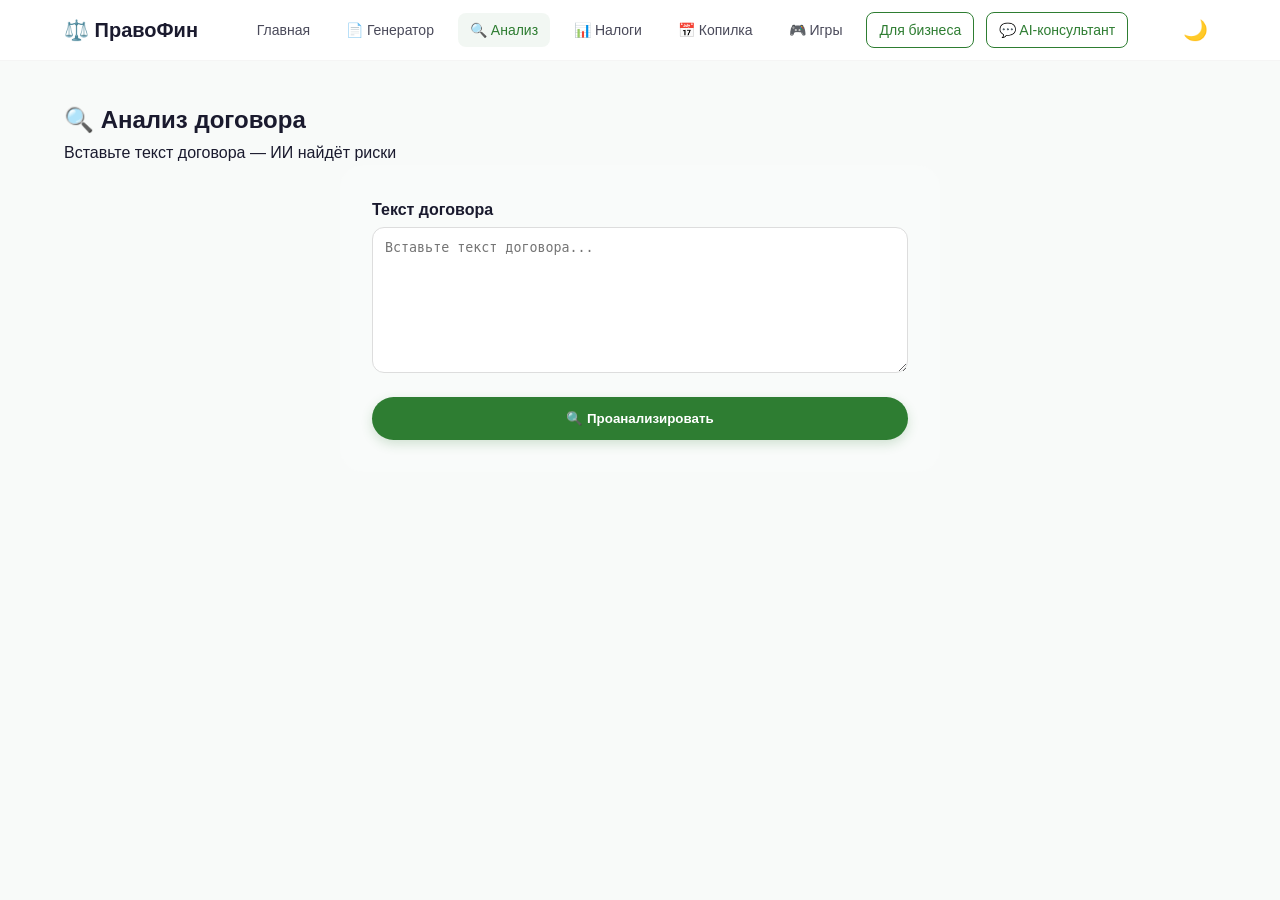
<file: analyze.html>
<!DOCTYPE html>
<html lang="ru">
<head>
    <meta charset="UTF-8" />
    <meta name="viewport" content="width=device-width, initial-scale=1.0" />
    <title>Анализ договора — ПравоФин</title>
    <link rel="stylesheet" href="style.css" />
</head>
<body>
    <header class="header">
        <div class="container header-inner">
            <a href="index.html" class="logo">⚖️ ПравоФин</a>
            <nav class="nav">
                <a href="index.html">Главная</a>
                <a href="generator.html">📄 Генератор</a>
                <a href="analyze.html" class="active">🔍 Анализ</a>
                <a href="tax.html">📊 Налоги</a>
                <a href="habit.html">📅 Копилка</a>
                <a href="games.html">🎮 Игры</a>
                <a href="b2b.html" class="btn-outline">Для бизнеса</a>
                <a href="chat.html" class="btn-outline">💬 AI-консультант</a>
            </nav>
            <button class="theme-toggle" id="themeToggle"><span class="theme-icon">🌙</span></button>
        </div>
    </header>

    <section style="padding:40px 0 60px;">
        <div class="container">
            <h1>🔍 Анализ договора</h1>
            <p class="subtitle">Вставьте текст договора — ИИ найдёт риски</p>

            <div style="max-width:600px;margin:0 auto;background:#f9fbfa;padding:32px;border-radius:24px;">
                <form id="analyzeForm">
                    <div style="margin-bottom:16px;">
                        <label style="font-weight:600;">Текст договора</label>
                        <textarea id="contractText" rows="8" placeholder="Вставьте текст договора..." style="width:100%;padding:12px;border-radius:12px;border:1px solid #ddd;margin-top:4px;resize:vertical;"></textarea>
                    </div>
                    <button type="submit" class="btn-primary" style="width:100%;padding:14px;">🔍 Проанализировать</button>
                </form>

                <div id="result" style="margin-top:24px;display:none;">
                    <h3 style="margin-bottom:8px;">📊 Отчёт об анализе</h3>
                    <div id="analysisContent" style="background:#fff;padding:20px;border-radius:12px;border:1px solid #ddd;white-space:pre-wrap;font-size:14px;max-height:400px;overflow-y:auto;"></div>
                </div>
            </div>
        </div>
    </section>

    <script>
        const BACKEND_URL = "https://pravofin-backend-1.onrender.com";

document.getElementById('analyzeForm').addEventListener('submit', async function(e) {
    e.preventDefault();
    const resultDiv = document.getElementById('result');
    const contentDiv = document.getElementById('analysisContent');
    resultDiv.style.display = 'block';
    contentDiv.textContent = '⏳ Анализ...';

    try {
        const response = await fetch(`${BACKEND_URL}/analyze`, {
            method: 'POST',
            headers: { 'Content-Type': 'application/json' },
            body: JSON.stringify({ text: document.getElementById('contractText').value })
        });
        const data = await response.json();
        contentDiv.textContent = data.analysis || 'Ошибка анализа';
    } catch {
        contentDiv.textContent = '❌ Ошибка соединения с сервером';
    }
});
            }
        });
    </script>
</body>
</html>
</file>
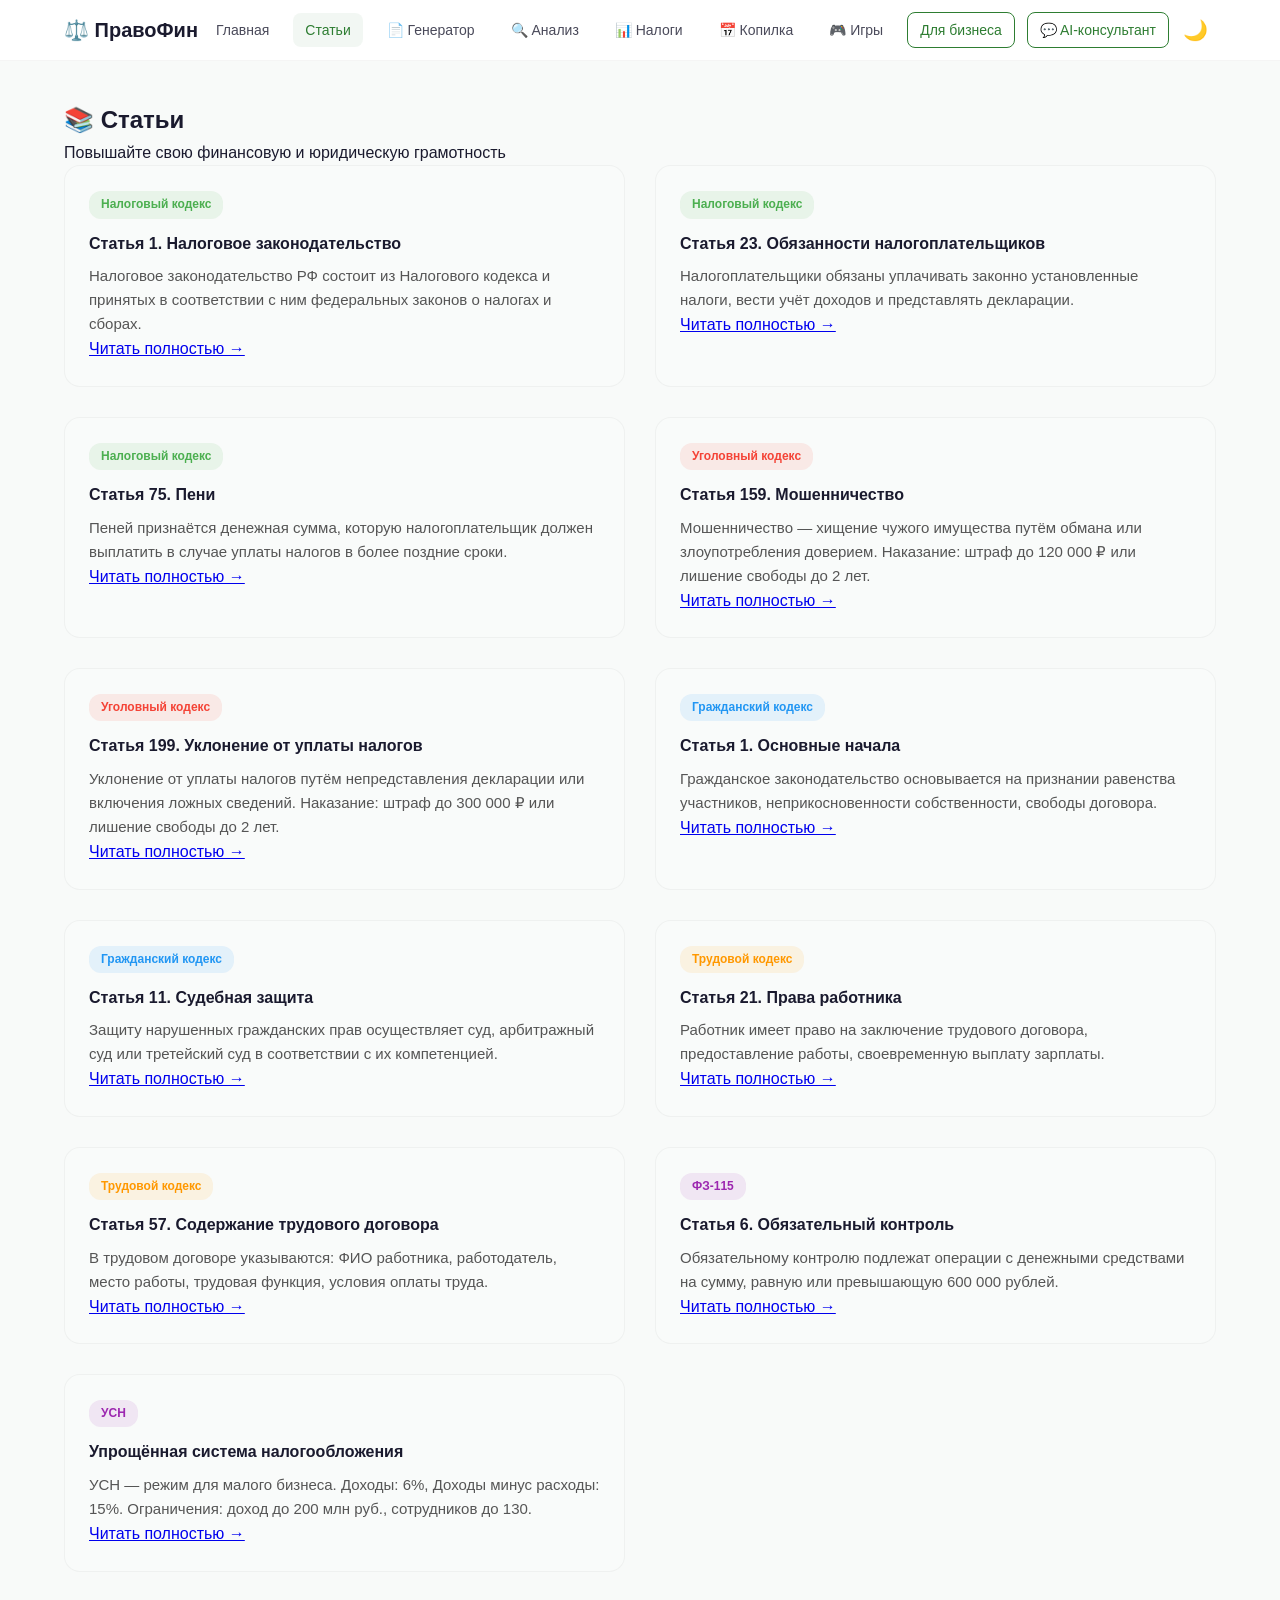
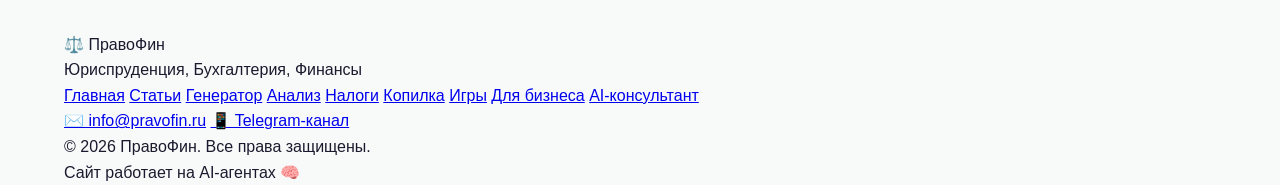
<file: articles.html>
<!DOCTYPE html>
<html lang="ru">
<head>
    <meta charset="UTF-8" />
    <meta name="viewport" content="width=device-width, initial-scale=1.0" />
    <title>Статьи — ПравоФин</title>
    <link rel="stylesheet" href="style.css" />
</head>
<body>
    <header class="header">
        <div class="container header-inner">
            <a href="index.html" class="logo">⚖️ ПравоФин</a>
            <nav class="nav">
                <a href="index.html">Главная</a>
                <a href="articles.html" class="active">Статьи</a>
                <a href="generator.html">📄 Генератор</a>
                <a href="analyze.html">🔍 Анализ</a>
                <a href="tax.html">📊 Налоги</a>
                <a href="habit.html">📅 Копилка</a>
                <a href="games.html">🎮 Игры</a>
                <a href="b2b.html" class="btn-outline">Для бизнеса</a>
                <a href="chat.html" class="btn-outline">💬 AI-консультант</a>
            </nav>
            <button class="theme-toggle" id="themeToggle"><span class="theme-icon">🌙</span></button>
        </div>
    </header>

    <section style="padding:40px 0 60px;">
        <div class="container">
            <h1>📚 Статьи</h1>
            <p class="subtitle">Повышайте свою финансовую и юридическую грамотность</p>

            <div style="display:grid;grid-template-columns:1fr 1fr;gap:30px;">
                <!-- НК РФ -->
                <div style="background:#f9fbfa;padding:24px;border-radius:16px;border:1px solid rgba(0,0,0,0.04);">
                    <span style="display:inline-block;background:rgba(76,175,80,0.1);color:#4CAF50;padding:4px 12px;border-radius:12px;font-size:12px;font-weight:600;">Налоговый кодекс</span>
                    <h4 style="margin:12px 0 8px;">Статья 1. Налоговое законодательство</h4>
                    <p style="color:#555;font-size:15px;">Налоговое законодательство РФ состоит из Налогового кодекса и принятых в соответствии с ним федеральных законов о налогах и сборах.</p>
                    <a href="#" class="article-link">Читать полностью →</a>
                </div>
                <div style="background:#f9fbfa;padding:24px;border-radius:16px;border:1px solid rgba(0,0,0,0.04);">
                    <span style="display:inline-block;background:rgba(76,175,80,0.1);color:#4CAF50;padding:4px 12px;border-radius:12px;font-size:12px;font-weight:600;">Налоговый кодекс</span>
                    <h4 style="margin:12px 0 8px;">Статья 23. Обязанности налогоплательщиков</h4>
                    <p style="color:#555;font-size:15px;">Налогоплательщики обязаны уплачивать законно установленные налоги, вести учёт доходов и представлять декларации.</p>
                    <a href="#" class="article-link">Читать полностью →</a>
                </div>
                <div style="background:#f9fbfa;padding:24px;border-radius:16px;border:1px solid rgba(0,0,0,0.04);">
                    <span style="display:inline-block;background:rgba(76,175,80,0.1);color:#4CAF50;padding:4px 12px;border-radius:12px;font-size:12px;font-weight:600;">Налоговый кодекс</span>
                    <h4 style="margin:12px 0 8px;">Статья 75. Пени</h4>
                    <p style="color:#555;font-size:15px;">Пеней признаётся денежная сумма, которую налогоплательщик должен выплатить в случае уплаты налогов в более поздние сроки.</p>
                    <a href="#" class="article-link">Читать полностью →</a>
                </div>

                <!-- УК РФ -->
                <div style="background:#f9fbfa;padding:24px;border-radius:16px;border:1px solid rgba(0,0,0,0.04);">
                    <span style="display:inline-block;background:rgba(244,67,54,0.1);color:#f44336;padding:4px 12px;border-radius:12px;font-size:12px;font-weight:600;">Уголовный кодекс</span>
                    <h4 style="margin:12px 0 8px;">Статья 159. Мошенничество</h4>
                    <p style="color:#555;font-size:15px;">Мошенничество — хищение чужого имущества путём обмана или злоупотребления доверием. Наказание: штраф до 120 000 ₽ или лишение свободы до 2 лет.</p>
                    <a href="#" class="article-link">Читать полностью →</a>
                </div>
                <div style="background:#f9fbfa;padding:24px;border-radius:16px;border:1px solid rgba(0,0,0,0.04);">
                    <span style="display:inline-block;background:rgba(244,67,54,0.1);color:#f44336;padding:4px 12px;border-radius:12px;font-size:12px;font-weight:600;">Уголовный кодекс</span>
                    <h4 style="margin:12px 0 8px;">Статья 199. Уклонение от уплаты налогов</h4>
                    <p style="color:#555;font-size:15px;">Уклонение от уплаты налогов путём непредставления декларации или включения ложных сведений. Наказание: штраф до 300 000 ₽ или лишение свободы до 2 лет.</p>
                    <a href="#" class="article-link">Читать полностью →</a>
                </div>

                <!-- ГК РФ -->
                <div style="background:#f9fbfa;padding:24px;border-radius:16px;border:1px solid rgba(0,0,0,0.04);">
                    <span style="display:inline-block;background:rgba(33,150,243,0.1);color:#2196F3;padding:4px 12px;border-radius:12px;font-size:12px;font-weight:600;">Гражданский кодекс</span>
                    <h4 style="margin:12px 0 8px;">Статья 1. Основные начала</h4>
                    <p style="color:#555;font-size:15px;">Гражданское законодательство основывается на признании равенства участников, неприкосновенности собственности, свободы договора.</p>
                    <a href="#" class="article-link">Читать полностью →</a>
                </div>
                <div style="background:#f9fbfa;padding:24px;border-radius:16px;border:1px solid rgba(0,0,0,0.04);">
                    <span style="display:inline-block;background:rgba(33,150,243,0.1);color:#2196F3;padding:4px 12px;border-radius:12px;font-size:12px;font-weight:600;">Гражданский кодекс</span>
                    <h4 style="margin:12px 0 8px;">Статья 11. Судебная защита</h4>
                    <p style="color:#555;font-size:15px;">Защиту нарушенных гражданских прав осуществляет суд, арбитражный суд или третейский суд в соответствии с их компетенцией.</p>
                    <a href="#" class="article-link">Читать полностью →</a>
                </div>

                <!-- ТК РФ -->
                <div style="background:#f9fbfa;padding:24px;border-radius:16px;border:1px solid rgba(0,0,0,0.04);">
                    <span style="display:inline-block;background:rgba(255,152,0,0.1);color:#FF9800;padding:4px 12px;border-radius:12px;font-size:12px;font-weight:600;">Трудовой кодекс</span>
                    <h4 style="margin:12px 0 8px;">Статья 21. Права работника</h4>
                    <p style="color:#555;font-size:15px;">Работник имеет право на заключение трудового договора, предоставление работы, своевременную выплату зарплаты.</p>
                    <a href="#" class="article-link">Читать полностью →</a>
                </div>
                <div style="background:#f9fbfa;padding:24px;border-radius:16px;border:1px solid rgba(0,0,0,0.04);">
                    <span style="display:inline-block;background:rgba(255,152,0,0.1);color:#FF9800;padding:4px 12px;border-radius:12px;font-size:12px;font-weight:600;">Трудовой кодекс</span>
                    <h4 style="margin:12px 0 8px;">Статья 57. Содержание трудового договора</h4>
                    <p style="color:#555;font-size:15px;">В трудовом договоре указываются: ФИО работника, работодатель, место работы, трудовая функция, условия оплаты труда.</p>
                    <a href="#" class="article-link">Читать полностью →</a>
                </div>

                <!-- ФЗ-115 -->
                <div style="background:#f9fbfa;padding:24px;border-radius:16px;border:1px solid rgba(0,0,0,0.04);">
                    <span style="display:inline-block;background:rgba(156,39,176,0.1);color:#9C27B0;padding:4px 12px;border-radius:12px;font-size:12px;font-weight:600;">ФЗ-115</span>
                    <h4 style="margin:12px 0 8px;">Статья 6. Обязательный контроль</h4>
                    <p style="color:#555;font-size:15px;">Обязательному контролю подлежат операции с денежными средствами на сумму, равную или превышающую 600 000 рублей.</p>
                    <a href="#" class="article-link">Читать полностью →</a>
                </div>
                <div style="background:#f9fbfa;padding:24px;border-radius:16px;border:1px solid rgba(0,0,0,0.04);">
                    <span style="display:inline-block;background:rgba(156,39,176,0.1);color:#9C27B0;padding:4px 12px;border-radius:12px;font-size:12px;font-weight:600;">УСН</span>
                    <h4 style="margin:12px 0 8px;">Упрощённая система налогообложения</h4>
                    <p style="color:#555;font-size:15px;">УСН — режим для малого бизнеса. Доходы: 6%, Доходы минус расходы: 15%. Ограничения: доход до 200 млн руб., сотрудников до 130.</p>
                    <a href="#" class="article-link">Читать полностью →</a>
                </div>
            </div>
        </div>
    </section>

    <footer class="footer">
        <div class="container footer-inner">
            <div><p class="footer-logo">⚖️ ПравоФин</p><p>Юриспруденция, Бухгалтерия, Финансы</p></div>
            <nav class="footer-nav">
                <a href="index.html">Главная</a>
                <a href="articles.html">Статьи</a>
                <a href="generator.html">Генератор</a>
                <a href="analyze.html">Анализ</a>
                <a href="tax.html">Налоги</a>
                <a href="habit.html">Копилка</a>
                <a href="games.html">Игры</a>
                <a href="b2b.html">Для бизнеса</a>
                <a href="chat.html">AI-консультант</a>
            </nav>
            <div class="footer-contacts">
                <a href="mailto:info@pravofin.ru">✉️ info@pravofin.ru</a>
                <a href="#">📱 Telegram-канал</a>
            </div>
        </div>
        <div class="container footer-bottom">
            <p>© 2026 ПравоФин. Все права защищены.</p>
            <p class="footer-ai">Сайт работает на AI-агентах 🧠</p>
        </div>
    </footer>

    <script src="script.js"></script>
</body>
</html>
</file>
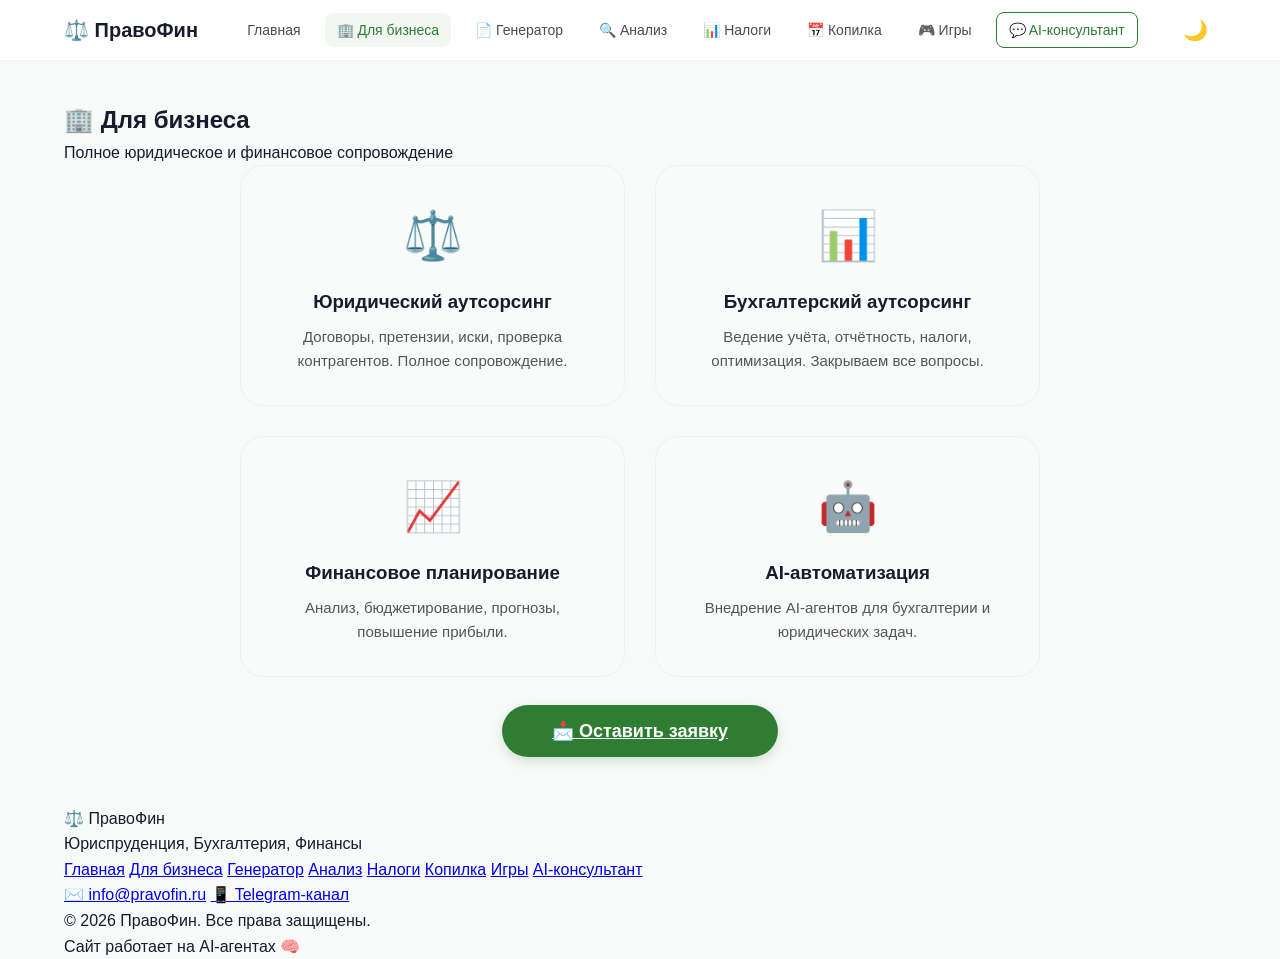
<file: b2b.html>
<!DOCTYPE html>
<html lang="ru">
<head>
    <meta charset="UTF-8" />
    <meta name="viewport" content="width=device-width, initial-scale=1.0" />
    <title>Для бизнеса — ПравоФин</title>
    <link rel="stylesheet" href="style.css" />
</head>
<body>
    <header class="header">
        <div class="container header-inner">
            <a href="index.html" class="logo">⚖️ ПравоФин</a>
            <nav class="nav">
                <a href="index.html">Главная</a>
                <a href="b2b.html" class="active">🏢 Для бизнеса</a>
                <a href="generator.html">📄 Генератор</a>
                <a href="analyze.html">🔍 Анализ</a>
                <a href="tax.html">📊 Налоги</a>
                <a href="habit.html">📅 Копилка</a>
                <a href="games.html">🎮 Игры</a>
                <a href="chat.html" class="btn-outline">💬 AI-консультант</a>
            </nav>
            <button class="theme-toggle" id="themeToggle"><span class="theme-icon">🌙</span></button>
        </div>
    </header>

    <section style="padding:40px 0 60px;">
        <div class="container">
            <h1>🏢 Для бизнеса</h1>
            <p class="subtitle">Полное юридическое и финансовое сопровождение</p>

            <div style="display:grid;grid-template-columns:1fr 1fr;gap:30px;max-width:800px;margin:0 auto;">
                <div style="background:#f9fbfa;padding:32px;border-radius:24px;text-align:center;border:1px solid rgba(0,0,0,0.04);">
                    <div style="font-size:48px;margin-bottom:12px;">⚖️</div>
                    <h3 style="margin-bottom:8px;">Юридический аутсорсинг</h3>
                    <p style="color:#555;font-size:15px;">Договоры, претензии, иски, проверка контрагентов. Полное сопровождение.</p>
                </div>
                <div style="background:#f9fbfa;padding:32px;border-radius:24px;text-align:center;border:1px solid rgba(0,0,0,0.04);">
                    <div style="font-size:48px;margin-bottom:12px;">📊</div>
                    <h3 style="margin-bottom:8px;">Бухгалтерский аутсорсинг</h3>
                    <p style="color:#555;font-size:15px;">Ведение учёта, отчётность, налоги, оптимизация. Закрываем все вопросы.</p>
                </div>
                <div style="background:#f9fbfa;padding:32px;border-radius:24px;text-align:center;border:1px solid rgba(0,0,0,0.04);">
                    <div style="font-size:48px;margin-bottom:12px;">📈</div>
                    <h3 style="margin-bottom:8px;">Финансовое планирование</h3>
                    <p style="color:#555;font-size:15px;">Анализ, бюджетирование, прогнозы, повышение прибыли.</p>
                </div>
                <div style="background:#f9fbfa;padding:32px;border-radius:24px;text-align:center;border:1px solid rgba(0,0,0,0.04);">
                    <div style="font-size:48px;margin-bottom:12px;">🤖</div>
                    <h3 style="margin-bottom:8px;">AI-автоматизация</h3>
                    <p style="color:#555;font-size:15px;">Внедрение AI-агентов для бухгалтерии и юридических задач.</p>
                </div>
            </div>

            <div style="text-align:center;margin-top:40px;">
                <a href="#" class="btn-primary" style="font-size:18px;padding:16px 50px;">📩 Оставить заявку</a>
            </div>
        </div>
    </section>

    <footer class="footer">
        <div class="container footer-inner">
            <div><p class="footer-logo">⚖️ ПравоФин</p><p>Юриспруденция, Бухгалтерия, Финансы</p></div>
            <nav class="footer-nav">
                <a href="index.html">Главная</a>
                <a href="b2b.html">Для бизнеса</a>
                <a href="generator.html">Генератор</a>
                <a href="analyze.html">Анализ</a>
                <a href="tax.html">Налоги</a>
                <a href="habit.html">Копилка</a>
                <a href="games.html">Игры</a>
                <a href="chat.html">AI-консультант</a>
            </nav>
            <div class="footer-contacts">
                <a href="mailto:info@pravofin.ru">✉️ info@pravofin.ru</a>
                <a href="#">📱 Telegram-канал</a>
            </div>
        </div>
        <div class="container footer-bottom">
            <p>© 2026 ПравоФин. Все права защищены.</p>
            <p class="footer-ai">Сайт работает на AI-агентах 🧠</p>
        </div>
    </footer>

    <script src="script.js"></script>
</body>
</html>
</file>
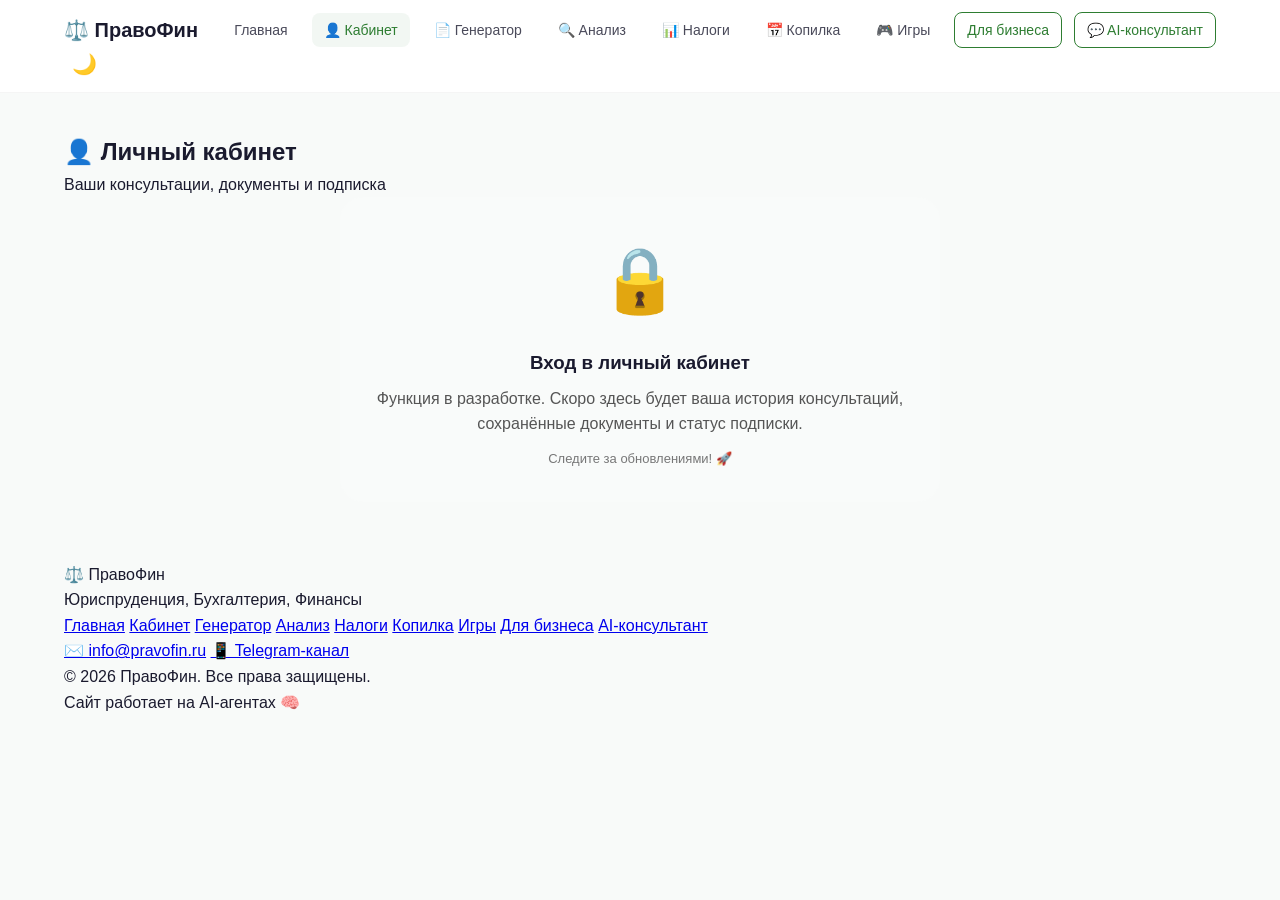
<file: cabinet.html>
<!DOCTYPE html>
<html lang="ru">
<head>
    <meta charset="UTF-8" />
    <meta name="viewport" content="width=device-width, initial-scale=1.0" />
    <title>Личный кабинет — ПравоФин</title>
    <link rel="stylesheet" href="style.css" />
</head>
<body>
    <header class="header">
        <div class="container header-inner">
            <a href="index.html" class="logo">⚖️ ПравоФин</a>
            <nav class="nav">
                <a href="index.html">Главная</a>
                <a href="cabinet.html" class="active">👤 Кабинет</a>
                <a href="generator.html">📄 Генератор</a>
                <a href="analyze.html">🔍 Анализ</a>
                <a href="tax.html">📊 Налоги</a>
                <a href="habit.html">📅 Копилка</a>
                <a href="games.html">🎮 Игры</a>
                <a href="b2b.html" class="btn-outline">Для бизнеса</a>
                <a href="chat.html" class="btn-outline">💬 AI-консультант</a>
            </nav>
            <button class="theme-toggle" id="themeToggle"><span class="theme-icon">🌙</span></button>
        </div>
    </header>

    <section style="padding:40px 0 60px;">
        <div class="container">
            <h1>👤 Личный кабинет</h1>
            <p class="subtitle">Ваши консультации, документы и подписка</p>

            <div style="max-width:600px;margin:0 auto;background:#f9fbfa;padding:32px;border-radius:24px;text-align:center;">
                <div style="font-size:64px;margin-bottom:16px;">🔒</div>
                <h3 style="margin-bottom:8px;">Вход в личный кабинет</h3>
                <p style="color:#555;">Функция в разработке. Скоро здесь будет ваша история консультаций, сохранённые документы и статус подписки.</p>
                <p style="color:#777;font-size:13px;margin-top:12px;">Следите за обновлениями! 🚀</p>
            </div>
        </div>
    </section>

    <footer class="footer">
        <div class="container footer-inner">
            <div><p class="footer-logo">⚖️ ПравоФин</p><p>Юриспруденция, Бухгалтерия, Финансы</p></div>
            <nav class="footer-nav">
                <a href="index.html">Главная</a>
                <a href="cabinet.html">Кабинет</a>
                <a href="generator.html">Генератор</a>
                <a href="analyze.html">Анализ</a>
                <a href="tax.html">Налоги</a>
                <a href="habit.html">Копилка</a>
                <a href="games.html">Игры</a>
                <a href="b2b.html">Для бизнеса</a>
                <a href="chat.html">AI-консультант</a>
            </nav>
            <div class="footer-contacts">
                <a href="mailto:info@pravofin.ru">✉️ info@pravofin.ru</a>
                <a href="#">📱 Telegram-канал</a>
            </div>
        </div>
        <div class="container footer-bottom">
            <p>© 2026 ПравоФин. Все права защищены.</p>
            <p class="footer-ai">Сайт работает на AI-агентах 🧠</p>
        </div>
    </footer>

    <script src="script.js"></script>
</body>
</html>
</file>
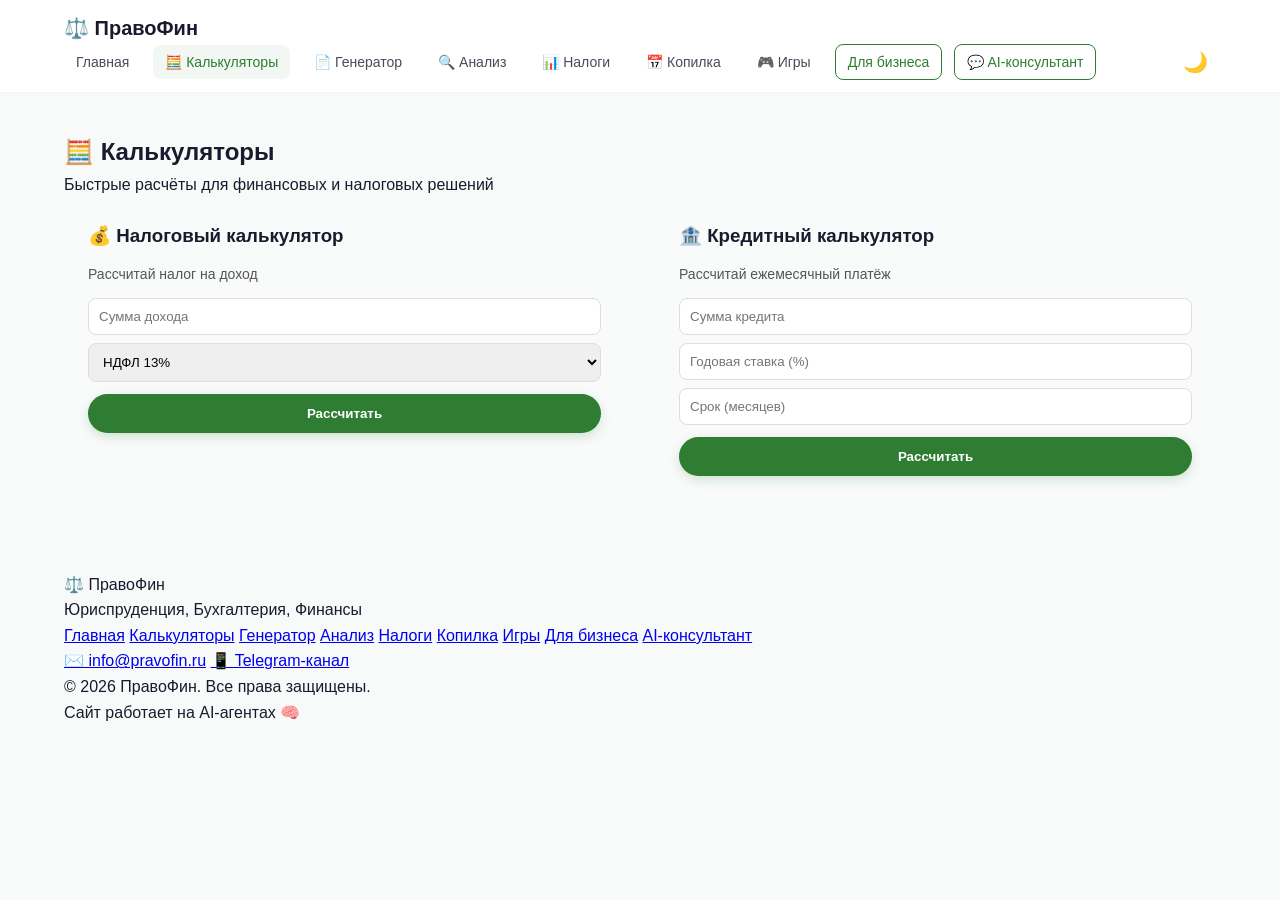
<file: calculators.html>
<!DOCTYPE html>
<html lang="ru">
<head>
    <meta charset="UTF-8" />
    <meta name="viewport" content="width=device-width, initial-scale=1.0" />
    <title>Калькуляторы — ПравоФин</title>
    <link rel="stylesheet" href="style.css" />
</head>
<body>
    <header class="header">
        <div class="container header-inner">
            <a href="index.html" class="logo">⚖️ ПравоФин</a>
            <nav class="nav">
                <a href="index.html">Главная</a>
                <a href="calculators.html" class="active">🧮 Калькуляторы</a>
                <a href="generator.html">📄 Генератор</a>
                <a href="analyze.html">🔍 Анализ</a>
                <a href="tax.html">📊 Налоги</a>
                <a href="habit.html">📅 Копилка</a>
                <a href="games.html">🎮 Игры</a>
                <a href="b2b.html" class="btn-outline">Для бизнеса</a>
                <a href="chat.html" class="btn-outline">💬 AI-консультант</a>
            </nav>
            <button class="theme-toggle" id="themeToggle"><span class="theme-icon">🌙</span></button>
        </div>
    </header>

    <section style="padding:40px 0 60px;">
        <div class="container">
            <h1>🧮 Калькуляторы</h1>
            <p class="subtitle">Быстрые расчёты для финансовых и налоговых решений</p>

            <div style="display:grid;grid-template-columns:repeat(auto-fit,minmax(300px,1fr));gap:30px;">
                <div style="background:#f9fbfa;padding:24px;border-radius:16px;">
                    <h3 style="margin-bottom:12px;">💰 Налоговый калькулятор</h3>
                    <p style="color:#555;font-size:14px;margin-bottom:12px;">Рассчитай налог на доход</p>
                    <input type="number" id="incomeInput" placeholder="Сумма дохода" style="width:100%;padding:10px;border-radius:8px;border:1px solid #ddd;margin-bottom:8px;" />
                    <select id="taxRate" style="width:100%;padding:10px;border-radius:8px;border:1px solid #ddd;margin-bottom:12px;">
                        <option value="0.13">НДФЛ 13%</option>
                        <option value="0.06">УСН 6%</option>
                        <option value="0.20">НДС 20%</option>
                    </select>
                    <button onclick="calculateTax()" class="btn-primary" style="width:100%;">Рассчитать</button>
                    <div id="taxResult" style="margin-top:12px;font-weight:600;font-size:18px;"></div>
                </div>

                <div style="background:#f9fbfa;padding:24px;border-radius:16px;">
                    <h3 style="margin-bottom:12px;">🏦 Кредитный калькулятор</h3>
                    <p style="color:#555;font-size:14px;margin-bottom:12px;">Рассчитай ежемесячный платёж</p>
                    <input type="number" id="loanAmount" placeholder="Сумма кредита" style="width:100%;padding:10px;border-radius:8px;border:1px solid #ddd;margin-bottom:8px;" />
                    <input type="number" id="loanRate" placeholder="Годовая ставка (%)" style="width:100%;padding:10px;border-radius:8px;border:1px solid #ddd;margin-bottom:8px;" />
                    <input type="number" id="loanTerm" placeholder="Срок (месяцев)" style="width:100%;padding:10px;border-radius:8px;border:1px solid #ddd;margin-bottom:12px;" />
                    <button onclick="calculateLoan()" class="btn-primary" style="width:100%;">Рассчитать</button>
                    <div id="loanResult" style="margin-top:12px;font-weight:600;font-size:18px;"></div>
                </div>
            </div>
        </div>
    </section>

    <footer class="footer">
        <div class="container footer-inner">
            <div><p class="footer-logo">⚖️ ПравоФин</p><p>Юриспруденция, Бухгалтерия, Финансы</p></div>
            <nav class="footer-nav">
                <a href="index.html">Главная</a>
                <a href="calculators.html">Калькуляторы</a>
                <a href="generator.html">Генератор</a>
                <a href="analyze.html">Анализ</a>
                <a href="tax.html">Налоги</a>
                <a href="habit.html">Копилка</a>
                <a href="games.html">Игры</a>
                <a href="b2b.html">Для бизнеса</a>
                <a href="chat.html">AI-консультант</a>
            </nav>
            <div class="footer-contacts">
                <a href="mailto:info@pravofin.ru">✉️ info@pravofin.ru</a>
                <a href="#">📱 Telegram-канал</a>
            </div>
        </div>
        <div class="container footer-bottom">
            <p>© 2026 ПравоФин. Все права защищены.</p>
            <p class="footer-ai">Сайт работает на AI-агентах 🧠</p>
        </div>
    </footer>

    <script src="script.js"></script>
    <script>
        function calculateTax() {
            const income = parseFloat(document.getElementById('incomeInput').value);
            const rate = parseFloat(document.getElementById('taxRate').value);
            if (isNaN(income)) { document.getElementById('taxResult').textContent = 'Введите сумму дохода'; return; }
            document.getElementById('taxResult').textContent = `💰 Налог: ${(income * rate).toFixed(2)} ₽`;
        }

        function calculateLoan() {
            const amount = parseFloat(document.getElementById('loanAmount').value);
            const rate = parseFloat(document.getElementById('loanRate').value) / 100 / 12;
            const months = parseInt(document.getElementById('loanTerm').value);
            if (isNaN(amount) || isNaN(rate) || isNaN(months)) {
                document.getElementById('loanResult').textContent = 'Заполните все поля';
                return;
            }
            const payment = amount * (rate * Math.pow(1 + rate, months)) / (Math.pow(1 + rate, months) - 1);
            document.getElementById('loanResult').textContent = `📊 Ежемесячный платёж: ${payment.toFixed(2)} ₽`;
        }
    </script>
</body>
</html>
</file>
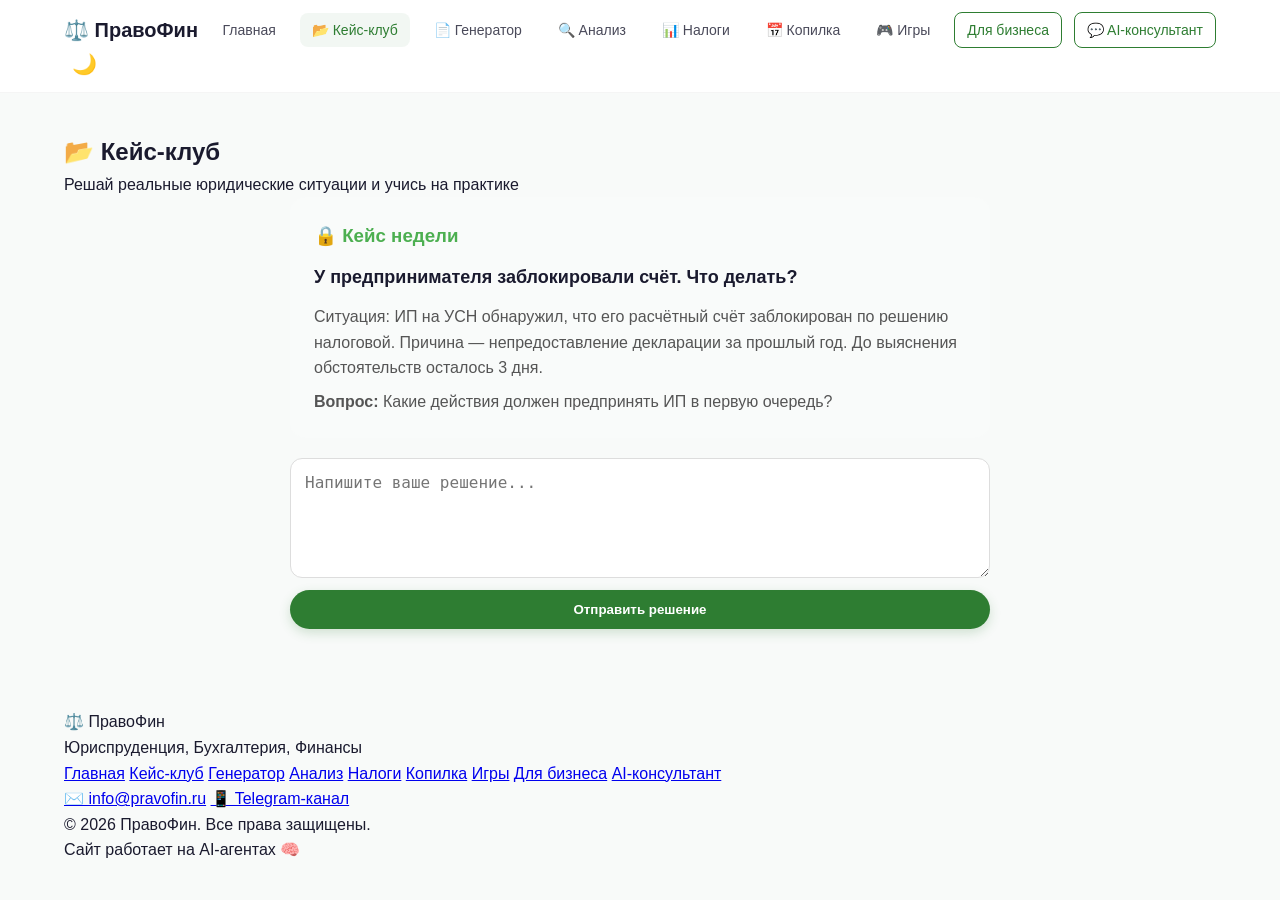
<file: casesclub.html>
<!DOCTYPE html>
<html lang="ru">
<head>
    <meta charset="UTF-8" />
    <meta name="viewport" content="width=device-width, initial-scale=1.0" />
    <title>Кейс-клуб — ПравоФин</title>
    <link rel="stylesheet" href="style.css" />
</head>
<body>
    <header class="header">
        <div class="container header-inner">
            <a href="index.html" class="logo">⚖️ ПравоФин</a>
            <nav class="nav">
                <a href="index.html">Главная</a>
                <a href="caseclub.html" class="active">📂 Кейс-клуб</a>
                <a href="generator.html">📄 Генератор</a>
                <a href="analyze.html">🔍 Анализ</a>
                <a href="tax.html">📊 Налоги</a>
                <a href="habit.html">📅 Копилка</a>
                <a href="games.html">🎮 Игры</a>
                <a href="b2b.html" class="btn-outline">Для бизнеса</a>
                <a href="chat.html" class="btn-outline">💬 AI-консультант</a>
            </nav>
            <button class="theme-toggle" id="themeToggle"><span class="theme-icon">🌙</span></button>
        </div>
    </header>

    <section style="padding:40px 0 60px;">
        <div class="container">
            <h1>📂 Кейс-клуб</h1>
            <p class="subtitle">Решай реальные юридические ситуации и учись на практике</p>

            <div style="max-width:700px;margin:0 auto;">
                <div style="background:#f9fbfa;padding:24px;border-radius:16px;margin-bottom:20px;">
                    <h3 style="color:#4CAF50;">🔒 Кейс недели</h3>
                    <p style="font-size:18px;font-weight:600;margin:12px 0;">У предпринимателя заблокировали счёт. Что делать?</p>
                    <p style="color:#555;">Ситуация: ИП на УСН обнаружил, что его расчётный счёт заблокирован по решению налоговой. Причина — непредоставление декларации за прошлый год. До выяснения обстоятельств осталось 3 дня.</p>
                    <p style="color:#555;margin-top:8px;"><strong>Вопрос:</strong> Какие действия должен предпринять ИП в первую очередь?</p>
                </div>

                <div style="display:flex;flex-direction:column;gap:12px;">
                    <textarea id="caseAnswer" placeholder="Напишите ваше решение..." style="width:100%;padding:14px;border-radius:12px;border:1px solid #ddd;font-size:16px;min-height:120px;resize:vertical;"></textarea>
                    <button onclick="submitCase()" class="btn-primary" style="padding:12px 30px;">Отправить решение</button>
                </div>

                <div id="caseResult" style="margin-top:20px;"></div>
            </div>
        </div>
    </section>

    <footer class="footer">
        <div class="container footer-inner">
            <div><p class="footer-logo">⚖️ ПравоФин</p><p>Юриспруденция, Бухгалтерия, Финансы</p></div>
            <nav class="footer-nav">
                <a href="index.html">Главная</a>
                <a href="caseclub.html">Кейс-клуб</a>
                <a href="generator.html">Генератор</a>
                <a href="analyze.html">Анализ</a>
                <a href="tax.html">Налоги</a>
                <a href="habit.html">Копилка</a>
                <a href="games.html">Игры</a>
                <a href="b2b.html">Для бизнеса</a>
                <a href="chat.html">AI-консультант</a>
            </nav>
            <div class="footer-contacts">
                <a href="mailto:info@pravofin.ru">✉️ info@pravofin.ru</a>
                <a href="#">📱 Telegram-канал</a>
            </div>
        </div>
        <div class="container footer-bottom">
            <p>© 2026 ПравоФин. Все права защищены.</p>
            <p class="footer-ai">Сайт работает на AI-агентах 🧠</p>
        </div>
    </footer>

    <script src="script.js"></script>
    <script>
        function submitCase() {
            const answer = document.getElementById('caseAnswer').value.trim();
            const result = document.getElementById('caseResult');
            if (!answer) { result.innerHTML = '<p style="color:#f44336;">Пожалуйста, напишите ваше решение.</p>'; return; }
            result.innerHTML = `
                <div style="background:#e8f5e9;padding:16px;border-radius:12px;">
                    <p style="color:#2e7d32;font-weight:600;">✅ Ваше решение отправлено!</p>
                    <p style="color:#555;margin-top:8px;">Правильный ответ: ИП должен немедленно подать декларацию, даже если она будет нулевой, и направить в налоговую пояснительную записку. Затем дождаться разблокировки счёта.</p>
                    <p style="color:#555;margin-top:8px;">🏆 Вы получаете бейдж «Юридический детектив»!</p>
                </div>
            `;
        }
    </script>
</body>
</html>
</file>
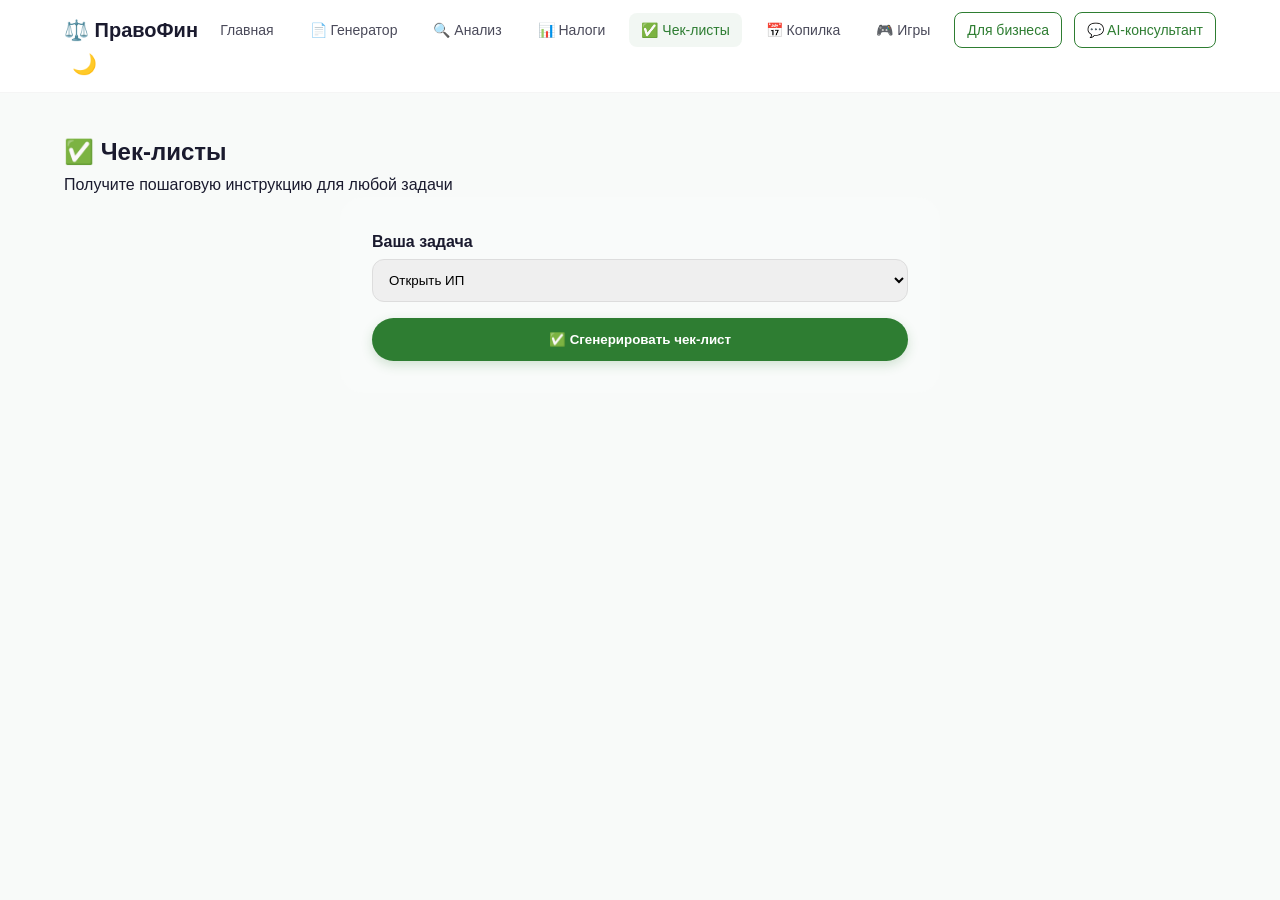
<file: checklist.html>
<!DOCTYPE html>
<html lang="ru">
<head>
    <meta charset="UTF-8" />
    <meta name="viewport" content="width=device-width, initial-scale=1.0" />
    <title>Чек-листы — ПравоФин</title>
    <link rel="stylesheet" href="style.css" />
</head>
<body>
    <header class="header">
        <div class="container header-inner">
            <a href="index.html" class="logo">⚖️ ПравоФин</a>
            <nav class="nav">
                <a href="index.html">Главная</a>
                <a href="generator.html">📄 Генератор</a>
                <a href="analyze.html">🔍 Анализ</a>
                <a href="tax.html">📊 Налоги</a>
                <a href="checklist.html" class="active">✅ Чек-листы</a>
                <a href="habit.html">📅 Копилка</a>
                <a href="games.html">🎮 Игры</a>
                <a href="b2b.html" class="btn-outline">Для бизнеса</a>
                <a href="chat.html" class="btn-outline">💬 AI-консультант</a>
            </nav>
            <button class="theme-toggle" id="themeToggle"><span class="theme-icon">🌙</span></button>
        </div>
    </header>

    <section style="padding:40px 0 60px;">
        <div class="container">
            <h1>✅ Чек-листы</h1>
            <p class="subtitle">Получите пошаговую инструкцию для любой задачи</p>

            <div style="max-width:600px;margin:0 auto;background:#f9fbfa;padding:32px;border-radius:24px;">
                <form id="checklistForm">
                    <div style="margin-bottom:16px;">
                        <label style="font-weight:600;">Ваша задача</label>
                        <select id="goal" style="width:100%;padding:12px;border-radius:12px;border:1px solid #ddd;margin-top:4px;">
                            <option value="Открыть ИП">Открыть ИП</option>
                            <option value="Сменить налоговый режим">Сменить налоговый режим</option>
                            <option value="Заключить договор с поставщиком">Заключить договор с поставщиком</option>
                            <option value="Сдать налоговую декларацию">Сдать налоговую декларацию</option>
                        </select>
                    </div>
                    <button type="submit" class="btn-primary" style="width:100%;padding:14px;">✅ Сгенерировать чек-лист</button>
                </form>

                <div id="result" style="margin-top:24px;display:none;">
                    <h3 style="margin-bottom:8px;">📋 Ваш чек-лист</h3>
                    <div id="checklistContent" style="background:#fff;padding:20px;border-radius:12px;border:1px solid #ddd;white-space:pre-wrap;font-size:14px;"></div>
                </div>
            </div>
        </div>
    </section>

    <script>
        const BACKEND_URL = "https://pravofin-backend-1.onrender.com";

document.getElementById('checklistForm').addEventListener('submit', async function(e) {
    e.preventDefault();
    const resultDiv = document.getElementById('result');
    const contentDiv = document.getElementById('checklistContent');
    resultDiv.style.display = 'block';
    contentDiv.textContent = '⏳ Генерация...';

    try {
        const response = await fetch(`${BACKEND_URL}/checklist`, {
            method: 'POST',
            headers: { 'Content-Type': 'application/json' },
            body: JSON.stringify({ goal: document.getElementById('goal').value })
        });
        const data = await response.json();
        contentDiv.textContent = data.checklist || 'Ошибка генерации';
    } catch {
        contentDiv.textContent = '❌ Ошибка соединения с сервером';
    }
});
            }
        });
    </script>
</body>
</html>
</file>
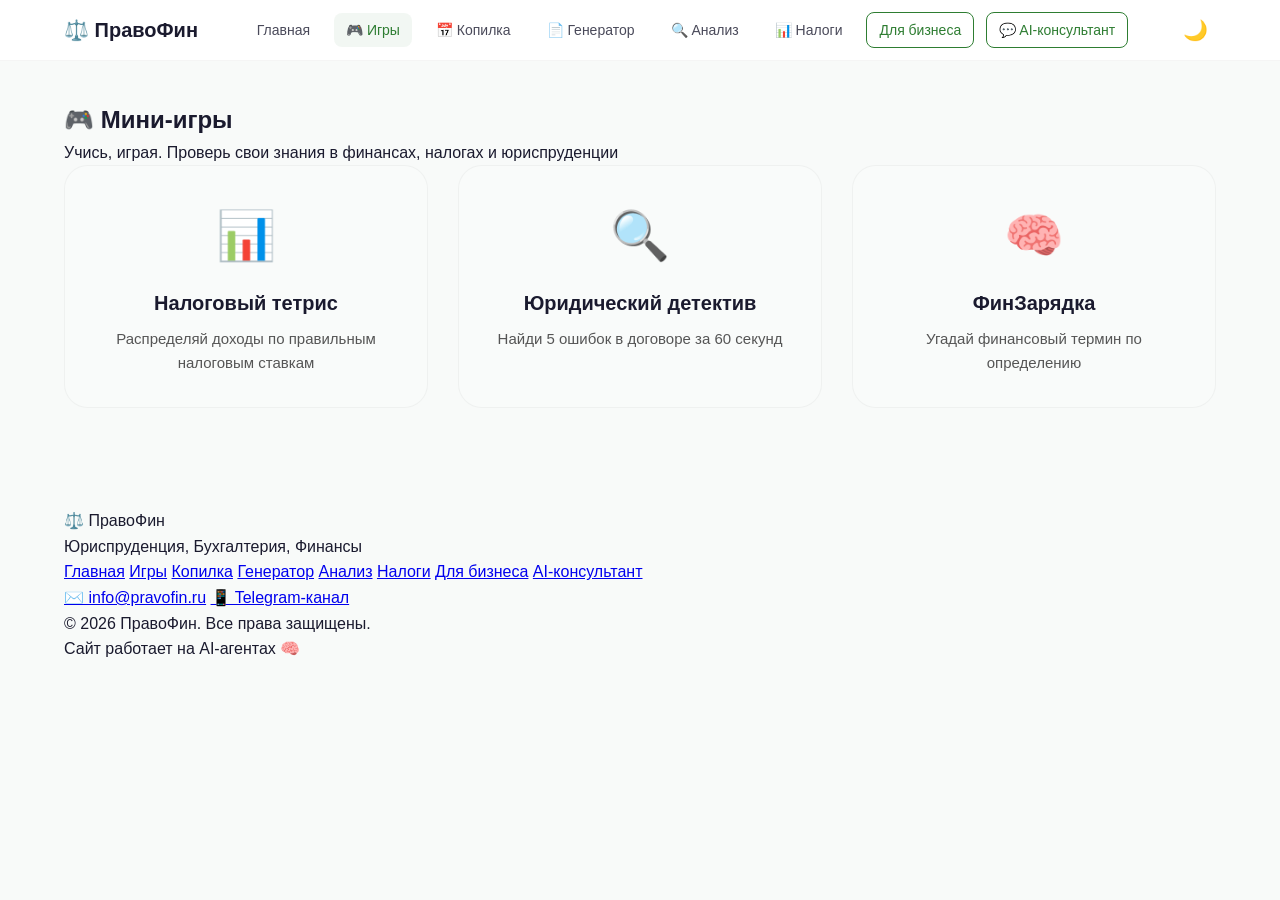
<file: games.html>
<!DOCTYPE html>
<html lang="ru">
<head>
    <meta charset="UTF-8" />
    <meta name="viewport" content="width=device-width, initial-scale=1.0" />
    <title>Игры — ПравоФин</title>
    <link rel="stylesheet" href="style.css" />
    <style>
        .game-card {
            background: #f9fbfa;
            padding: 32px;
            border-radius: 24px;
            text-align: center;
            border: 1px solid rgba(0,0,0,0.04);
            transition: 0.3s;
            cursor: pointer;
        }
        .game-card:hover {
            transform: translateY(-4px);
            border-color: #4CAF50;
            box-shadow: 0 12px 48px rgba(0,0,0,0.04);
        }
        .game-card .icon { font-size: 48px; margin-bottom: 12px; }
        .game-card h3 { font-size: 20px; margin-bottom: 8px; }
        .game-card p { color: #555; font-size: 15px; }
        .game-area {
            max-width: 600px;
            margin: 0 auto;
            background: #f9fbfa;
            padding: 32px;
            border-radius: 24px;
            display: none;
        }
        .game-area.active { display: block; }
        .option-btn {
            display: block;
            width: 100%;
            padding: 12px;
            margin: 8px 0;
            border-radius: 12px;
            border: 1px solid #ddd;
            background: #fff;
            cursor: pointer;
            transition: 0.2s;
            font-size: 16px;
        }
        .option-btn:hover { border-color: #4CAF50; background: #f0f4f0; }
        .option-btn.correct { border-color: #4CAF50; background: #e8f5e9; }
        .option-btn.wrong { border-color: #f44336; background: #ffebee; }
        .game-result { margin-top: 16px; font-weight: 600; font-size: 18px; }
        body.dark-theme .game-card {
            background: rgba(255,255,255,0.02);
            border-color: rgba(255,255,255,0.04);
        }
        body.dark-theme .game-card p { color: #a0a8b8; }
        body.dark-theme .game-area { background: rgba(255,255,255,0.02); }
        body.dark-theme .option-btn {
            background: rgba(255,255,255,0.04);
            border-color: rgba(255,255,255,0.06);
            color: #fff;
        }
        body.dark-theme .option-btn:hover {
            border-color: #66BB6A;
            background: rgba(102,187,106,0.1);
        }
    </style>
</head>
<body>
    <header class="header">
        <div class="container header-inner">
            <a href="index.html" class="logo">⚖️ ПравоФин</a>
            <nav class="nav">
                <a href="index.html">Главная</a>
                <a href="games.html" class="active">🎮 Игры</a>
                <a href="habit.html">📅 Копилка</a>
                <a href="generator.html">📄 Генератор</a>
                <a href="analyze.html">🔍 Анализ</a>
                <a href="tax.html">📊 Налоги</a>
                <a href="b2b.html" class="btn-outline">Для бизнеса</a>
                <a href="chat.html" class="btn-outline">💬 AI-консультант</a>
            </nav>
            <button class="theme-toggle" id="themeToggle"><span class="theme-icon">🌙</span></button>
        </div>
    </header>

    <section style="padding:40px 0 60px;">
        <div class="container">
            <h1>🎮 Мини-игры</h1>
            <p class="subtitle">Учись, играя. Проверь свои знания в финансах, налогах и юриспруденции</p>

            <div style="display:grid;grid-template-columns:repeat(auto-fit,minmax(250px,1fr));gap:30px;margin-bottom:40px;">
                <div class="game-card" onclick="startGame('tax')">
                    <div class="icon">📊</div>
                    <h3>Налоговый тетрис</h3>
                    <p>Распределяй доходы по правильным налоговым ставкам</p>
                </div>
                <div class="game-card" onclick="startGame('detective')">
                    <div class="icon">🔍</div>
                    <h3>Юридический детектив</h3>
                    <p>Найди 5 ошибок в договоре за 60 секунд</p>
                </div>
                <div class="game-card" onclick="startGame('quiz')">
                    <div class="icon">🧠</div>
                    <h3>ФинЗарядка</h3>
                    <p>Угадай финансовый термин по определению</p>
                </div>
            </div>

            <div id="gameArea" class="game-area">
                <div id="gameContent"></div>
            </div>
        </div>
    </section>

    <footer class="footer">
        <div class="container footer-inner">
            <div><p class="footer-logo">⚖️ ПравоФин</p><p>Юриспруденция, Бухгалтерия, Финансы</p></div>
            <nav class="footer-nav">
                <a href="index.html">Главная</a>
                <a href="games.html">Игры</a>
                <a href="habit.html">Копилка</a>
                <a href="generator.html">Генератор</a>
                <a href="analyze.html">Анализ</a>
                <a href="tax.html">Налоги</a>
                <a href="b2b.html">Для бизнеса</a>
                <a href="chat.html">AI-консультант</a>
            </nav>
            <div class="footer-contacts">
                <a href="mailto:info@pravofin.ru">✉️ info@pravofin.ru</a>
                <a href="#">📱 Telegram-канал</a>
            </div>
        </div>
        <div class="container footer-bottom">
            <p>© 2026 ПравоФин. Все права защищены.</p>
            <p class="footer-ai">Сайт работает на AI-агентах 🧠</p>
        </div>
    </footer>

    <script src="script.js"></script>
    <script>
        let score = 0;
        let taxIndex = 0;
        let quizIndex = 0;
        let currentGame = null;

        const quizData = [
            { term: 'НДФЛ', definition: 'Налог на доходы физических лиц (13%)' },
            { term: 'УСН', definition: 'Упрощённая система налогообложения' },
            { term: 'НДС', definition: 'Налог на добавленную стоимость (20%)' },
            { term: 'Акциз', definition: 'Косвенный налог на отдельные товары (алкоголь, табак)' },
            { term: 'Патент', definition: 'Система налогообложения для ИП с фиксированной стоимостью' }
        ];

        const taxQuestions = [
            { income: 'Зарплата', answer: '13%', options: ['13%', '20%', '6%', '0%'] },
            { income: 'Дивиденды', answer: '13%', options: ['13%', '15%', '20%', '6%'] },
            { income: 'Доход ИП на УСН', answer: '6%', options: ['6%', '13%', '20%', '0%'] },
            { income: 'Продажа товаров (НДС)', answer: '20%', options: ['20%', '13%', '6%', '0%'] },
            { income: 'Подарок от близкого родственника', answer: '0%', options: ['0%', '13%', '6%', '20%'] }
        ];

        function startGame(type) {
            const area = document.getElementById('gameArea');
            area.classList.add('active');
            const content = document.getElementById('gameContent');
            score = 0;
            currentGame = type;

            if (type === 'tax') {
                taxIndex = 0;
                content.innerHTML = `
                    <h3>📊 Налоговый тетрис</h3>
                    <p style="color:#555;">Выбери правильную налоговую ставку для дохода</p>
                    <div id="taxQuestion"></div>
                    <div id="taxOptions"></div>
                    <div id="taxResult" class="game-result"></div>
                    <button onclick="nextTaxQuestion()" class="btn-primary" style="margin-top:16px;">Следующий →</button>
                `;
                showTaxQuestion();
            } else if (type === 'detective') {
                content.innerHTML = `
                    <h3>🔍 Юридический детектив</h3>
                    <p style="color:#555;">Найди 5 ошибок в договоре. У тебя 60 секунд!</p>
                    <div style="background:#fff;padding:20px;border-radius:12px;text-align:left;margin:16px 0;border:1px solid #ddd;">
                        <p><strong>Договор купли-продажи</strong></p>
                        <p>1. Настоящий договор заключен между ООО "Ромашка" и ИП Иванов.</p>
                        <p>2. Сумма сделки: ___________</p>
                        <p>3. Товар передается в течение ___________ с момента оплаты.</p>
                        <p>4. Стороны подписали: __________</p>
                        <p>5. Предмет договора: ___________</p>
                    </div>
                    <div id="detectiveResult" class="game-result"></div>
                    <button onclick="checkDetective()" class="btn-primary">Проверить</button>
                `;
                setTimeout(() => {
                    const result = document.getElementById('detectiveResult');
                    if (result) {
                        result.textContent = '⏰ Время вышло! Попробуй снова.';
                        result.style.color = '#f44336';
                    }
                }, 60000);
            } else if (type === 'quiz') {
                quizIndex = 0;
                content.innerHTML = `
                    <h3>🧠 ФинЗарядка</h3>
                    <p style="color:#555;">Угадай термин по его определению</p>
                    <div id="quizQuestion"></div>
                    <div id="quizOptions"></div>
                    <div id="quizResult" class="game-result"></div>
                    <button onclick="nextQuizQuestion()" class="btn-primary" style="margin-top:16px;">Следующий →</button>
                `;
                showQuizQuestion();
            }
        }

        // === ТАКС ТЕТРИС ===
        function showTaxQuestion() {
            if (taxIndex >= taxQuestions.length) {
                document.getElementById('taxQuestion').innerHTML = `<p style="font-size:20px;font-weight:700;color:#4CAF50;">🎉 Ты прошёл все уровни! Счёт: ${score}</p>`;
                document.getElementById('taxOptions').innerHTML = '';
                return;
            }
            const q = taxQuestions[taxIndex];
            document.getElementById('taxQuestion').innerHTML = `<p style="font-size:18px;font-weight:600;">Какой налог на доход: <strong>"${q.income}"</strong>?</p>`;
            document.getElementById('taxOptions').innerHTML = q.options.map(opt => `
                <button class="option-btn" onclick="checkTaxAnswer('${opt}', '${q.answer}')">${opt}</button>
            `).join('');
            document.getElementById('taxResult').textContent = '';
        }

        function checkTaxAnswer(selected, correct) {
            const result = document.getElementById('taxResult');
            if (selected === correct) { score++; result.textContent = `✅ Правильно! +1 очко (${score}/${taxQuestions.length})`; result.style.color = '#4CAF50'; }
            else { result.textContent = `❌ Неправильно. Правильный ответ: ${correct}`; result.style.color = '#f44336'; }
            document.querySelectorAll('.option-btn').forEach(btn => btn.disabled = true);
        }

        function nextTaxQuestion() { taxIndex++; showTaxQuestion(); }

        // === КВИЗ ===
        function showQuizQuestion() {
            if (quizIndex >= quizData.length) {
                document.getElementById('quizQuestion').innerHTML = `<p style="font-size:20px;font-weight:700;color:#4CAF50;">🎉 Отлично! Ты знаешь финансовые термины! Счёт: ${score}</p>`;
                document.getElementById('quizOptions').innerHTML = '';
                return;
            }
            const q = quizData[quizIndex];
            document.getElementById('quizQuestion').innerHTML = `<p style="font-size:18px;font-weight:600;">Что означает термин: <strong>"${q.term}"</strong>?</p>`;
            const options = quizData.map(item => item.definition).sort(() => Math.random() - 0.5);
            document.getElementById('quizOptions').innerHTML = options.map(def => `
                <button class="option-btn" onclick="checkQuizAnswer('${def}', '${q.definition}')">${def}</button>
            `).join('');
            document.getElementById('quizResult').textContent = '';
        }

        function checkQuizAnswer(selected, correct) {
            const result = document.getElementById('quizResult');
            if (selected === correct) { score++; result.textContent = `✅ Правильно! +1 очко (${score}/${quizData.length})`; result.style.color = '#4CAF50'; }
            else { result.textContent = `❌ Неправильно. Правильный ответ: ${correct}`; result.style.color = '#f44336'; }
            document.querySelectorAll('.option-btn').forEach(btn => btn.disabled = true);
        }

        function nextQuizQuestion() { quizIndex++; showQuizQuestion(); }

        // === ДЕТЕКТИВ ===
        function checkDetective() {
            const result = document.getElementById('detectiveResult');
            result.textContent = '🔍 Ошибки: нет даты, нет суммы, нет срока, нет подписей, нет предмета. Вы нашли все 5! 🏆';
            result.style.color = '#4CAF50';
        }
    </script>
</body>
</html>
</file>
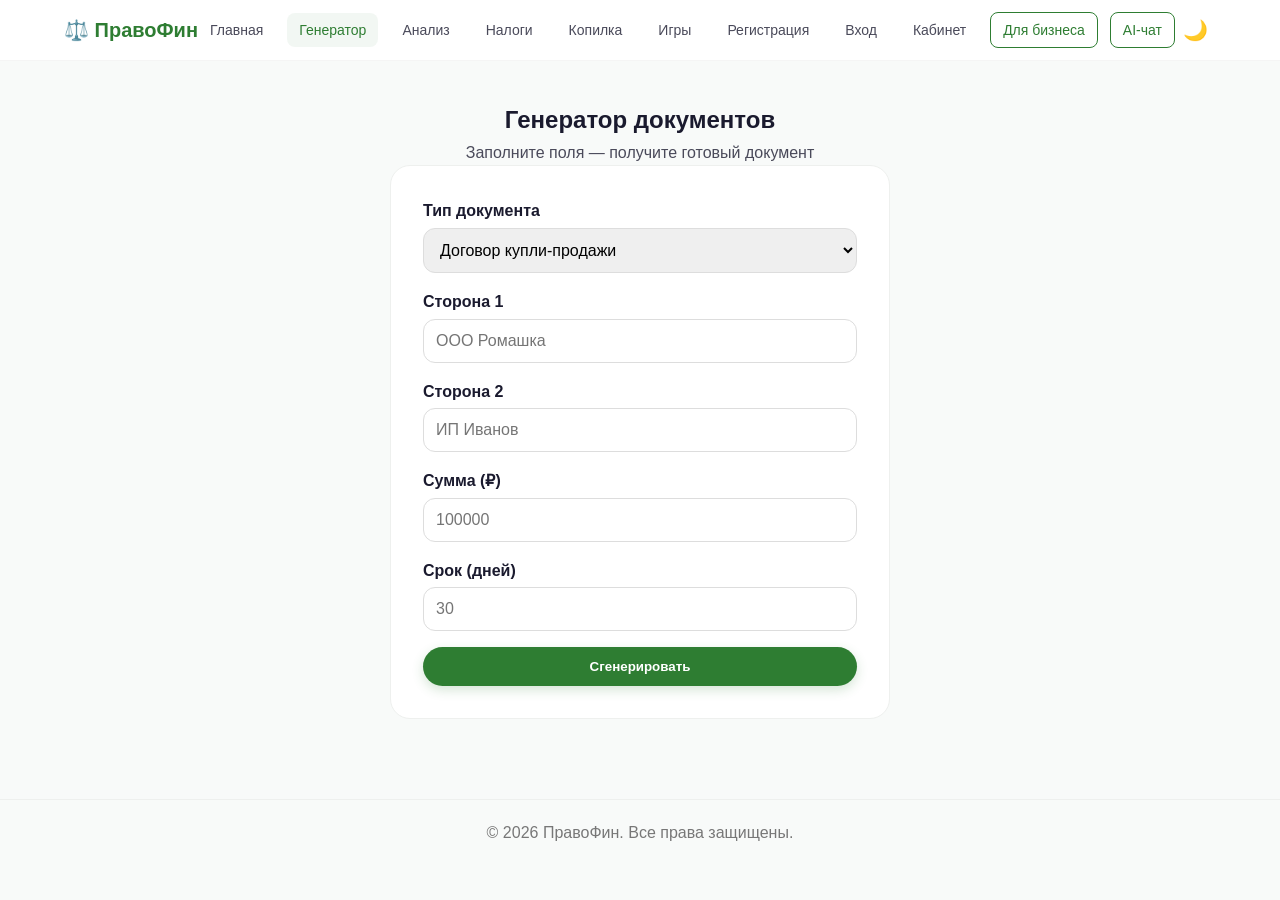
<file: generator.html>
<!DOCTYPE html>
<html lang="ru">
<head>
    <meta charset="UTF-8">
    <title>Генератор документов — ПравоФин</title>
    <link rel="stylesheet" href="style.css">
</head>
<body>
    <header class="header">
        <div class="container header-inner">
            <a href="index.html" class="logo">⚖️ <span>ПравоФин</span></a>
            <nav class="nav">
                <a href="index.html">Главная</a>
                <a href="generator.html" class="active">Генератор</a>
                <a href="analyze.html">Анализ</a>
                <a href="tax.html">Налоги</a>
                <a href="habit.html">Копилка</a>
                <a href="games.html">Игры</a>
                <a href="register.html">Регистрация</a>
                <a href="login.html">Вход</a>
                <a href="cabinet.html">Кабинет</a>
                <a href="b2b.html" class="btn-outline">Для бизнеса</a>
                <a href="chat.html" class="btn-outline">AI-чат</a>
            </nav>
            <button class="theme-toggle" id="themeToggle"><span class="theme-icon">🌙</span></button>
        </div>
    </header>

    <section style="padding:40px 0;">
        <div class="container">
            <h1 style="text-align:center;">Генератор документов</h1>
            <p style="text-align:center;color:#4A4A5A;">Заполните поля — получите готовый документ</p>
            <div class="form-container">
                <form id="docForm">
                    <div class="form-group">
                        <label>Тип документа</label>
                        <select id="docType">
                            <option value="Договор купли-продажи">Договор купли-продажи</option>
                            <option value="Исковое заявление">Исковое заявление</option>
                            <option value="Претензия">Претензия</option>
                            <option value="Договор подряда">Договор подряда</option>
                        </select>
                    </div>
                    <div class="form-group">
                        <label>Сторона 1</label>
                        <input type="text" id="party1" placeholder="ООО Ромашка">
                    </div>
                    <div class="form-group">
                        <label>Сторона 2</label>
                        <input type="text" id="party2" placeholder="ИП Иванов">
                    </div>
                    <div class="form-group">
                        <label>Сумма (₽)</label>
                        <input type="number" id="amount" placeholder="100000">
                    </div>
                    <div class="form-group">
                        <label>Срок (дней)</label>
                        <input type="number" id="term" placeholder="30">
                    </div>
                    <button type="submit" class="btn-primary" style="width:100%;">Сгенерировать</button>
                </form>
                <div id="result" style="margin-top:20px;display:none;">
                    <hr style="margin:20px 0;">
                    <h3>Ваш документ</h3>
                    <div id="docContent" style="background:#f5f7f5;padding:15px;border-radius:10px;white-space:pre-wrap;font-size:14px;max-height:400px;overflow:auto;"></div>
                    <button onclick="copyDoc()" class="btn-secondary" style="margin-top:10px;">Копировать</button>
                </div>
            </div>
        </div>
    </section>

    <footer class="footer" style="margin-top:40px;border-top:1px solid #EEF0EE;padding:20px 0;text-align:center;color:#777;">
        <div class="container">
            <p>© 2026 ПравоФин. Все права защищены.</p>
        </div>
    </footer>

    <script>
        const BACKEND_URL = "https://pravofin-backend-1.onrender.com";

        document.getElementById('docForm').addEventListener('submit', function(e) {
            e.preventDefault();

            const data = {
                docType: document.getElementById('docType').value,
                party1: document.getElementById('party1').value,
                party2: document.getElementById('party2').value,
                amount: document.getElementById('amount').value,
                term: document.getElementById('term').value
            };

            const resultDiv = document.getElementById('result');
            const contentDiv = document.getElementById('docContent');
            resultDiv.style.display = 'block';
            contentDiv.textContent = '⏳ Генерация...';

            fetch(BACKEND_URL + '/generate', {
                method: 'POST',
                headers: { 'Content-Type': 'application/json' },
                body: JSON.stringify(data)
            })
            .then(res => res.json())
            .then(data => {
                contentDiv.textContent = data.document || 'Ошибка генерации';
            })
            .catch(() => {
                contentDiv.textContent = '❌ Ошибка соединения с сервером';
            });
        });

        function copyDoc() {
            const text = document.getElementById('docContent').textContent;
            navigator.clipboard.writeText(text).then(() => {
                alert('Скопировано!');
            });
        }
    </script>
</body>
</html>
</file>
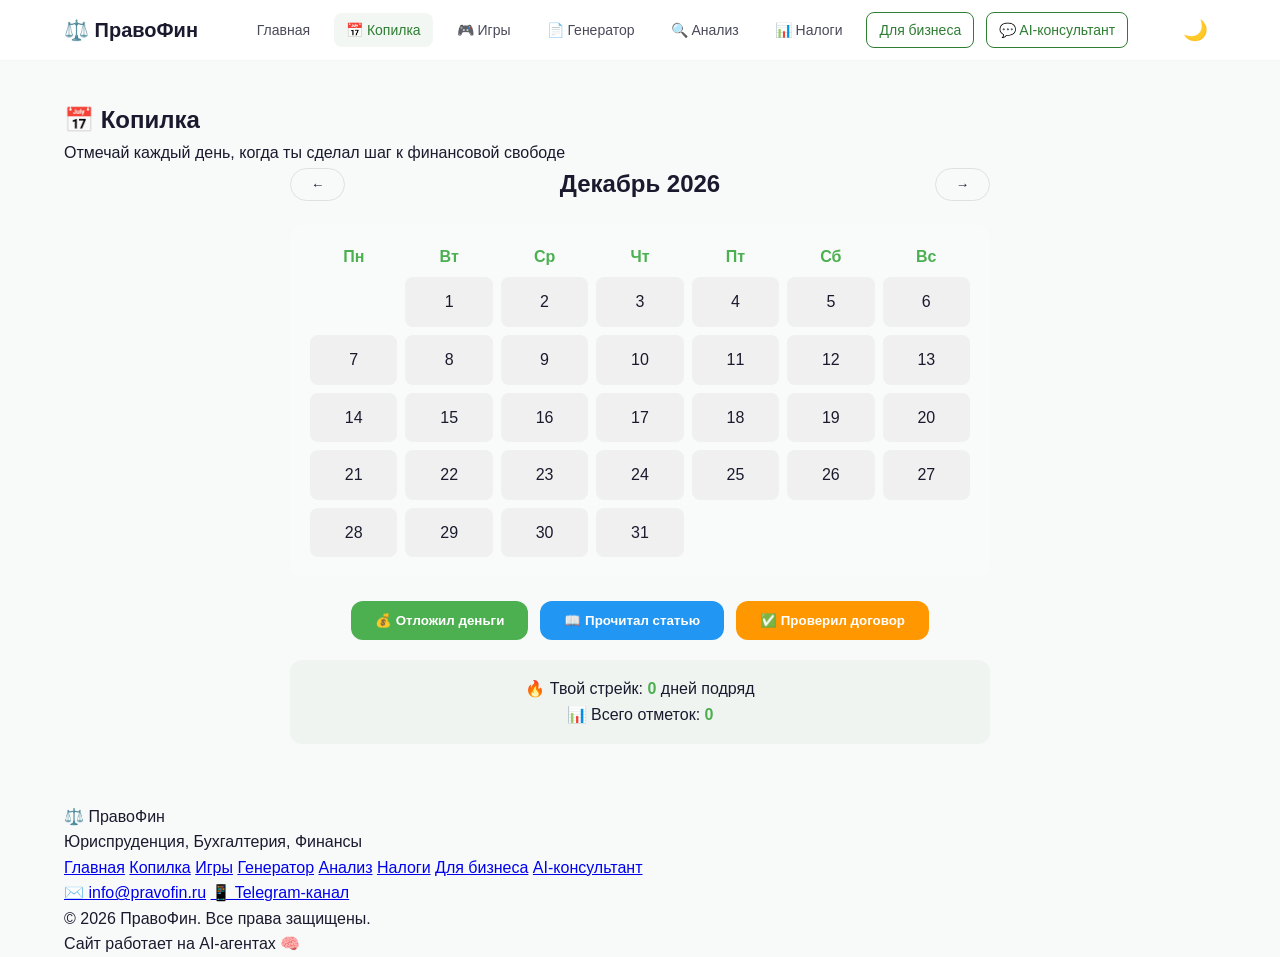
<file: habit.html>
<!DOCTYPE html>
<html lang="ru">
<head>
    <meta charset="UTF-8" />
    <meta name="viewport" content="width=device-width, initial-scale=1.0" />
    <title>Копилка — ПравоФин</title>
    <link rel="stylesheet" href="style.css" />
    <style>
        .calendar-grid {
            display: grid;
            grid-template-columns: repeat(7, 1fr);
            gap: 8px;
            background: #f9fbfa;
            padding: 20px;
            border-radius: 16px;
        }
        .calendar-grid .day-header {
            text-align: center;
            font-weight: 600;
            color: #4CAF50;
        }
        .calendar-grid .day {
            text-align: center;
            padding: 12px 0;
            border-radius: 8px;
            cursor: pointer;
            font-weight: 500;
            background: #f0f0f0;
            color: #1a1a2e;
            transition: 0.2s;
        }
        .calendar-grid .day.marked {
            background: #4CAF50;
            color: #fff;
        }
        .calendar-grid .day.empty {
            visibility: hidden;
        }
        .habit-actions {
            display: flex;
            gap: 12px;
            flex-wrap: wrap;
            justify-content: center;
            margin-top: 24px;
        }
        .habit-actions button {
            padding: 12px 24px;
            border: none;
            border-radius: 12px;
            font-weight: 600;
            cursor: pointer;
            transition: 0.2s;
        }
        .habit-actions .btn-save {
            background: #4CAF50;
            color: #fff;
        }
        .habit-actions .btn-save:hover {
            background: #388E3C;
        }
        .habit-actions .btn-read {
            background: #2196F3;
            color: #fff;
        }
        .habit-actions .btn-read:hover {
            background: #1976D2;
        }
        .habit-actions .btn-check {
            background: #FF9800;
            color: #fff;
        }
        .habit-actions .btn-check:hover {
            background: #F57C00;
        }
        .stats {
            margin-top: 20px;
            text-align: center;
            background: #f0f4f0;
            padding: 16px;
            border-radius: 12px;
        }
        .stats span {
            font-weight: 700;
            color: #4CAF50;
        }
        body.dark-theme .calendar-grid {
            background: rgba(255, 255, 255, 0.02);
        }
        body.dark-theme .calendar-grid .day {
            background: rgba(255, 255, 255, 0.06);
            color: #eee;
        }
        body.dark-theme .calendar-grid .day.marked {
            background: #66BB6A;
            color: #fff;
        }
        body.dark-theme .stats {
            background: rgba(255, 255, 255, 0.04);
            color: #a0a8b8;
        }
        body.dark-theme .stats span {
            color: #66BB6A;
        }
    </style>
</head>
<body>
    <header class="header">
        <div class="container header-inner">
            <a href="index.html" class="logo">⚖️ ПравоФин</a>
            <nav class="nav">
                <a href="index.html">Главная</a>
                <a href="habit.html" class="active">📅 Копилка</a>
                <a href="games.html">🎮 Игры</a>
                <a href="generator.html">📄 Генератор</a>
                <a href="analyze.html">🔍 Анализ</a>
                <a href="tax.html">📊 Налоги</a>
                <a href="b2b.html" class="btn-outline">Для бизнеса</a>
                <a href="chat.html" class="btn-outline">💬 AI-консультант</a>
            </nav>
            <button class="theme-toggle" id="themeToggle"><span class="theme-icon">🌙</span></button>
        </div>
    </header>

    <section style="padding:40px 0 60px;">
        <div class="container">
            <h1>📅 Копилка</h1>
            <p class="subtitle">Отмечай каждый день, когда ты сделал шаг к финансовой свободе</p>

            <div style="max-width:700px;margin:0 auto;">
                <div style="display:flex;justify-content:space-between;align-items:center;margin-bottom:20px;">
                    <button onclick="prevMonth()" class="btn-secondary" style="padding:8px 20px;">←</button>
                    <h2 id="monthDisplay" style="font-size:24px;margin:0;"></h2>
                    <button onclick="nextMonth()" class="btn-secondary" style="padding:8px 20px;">→</button>
                </div>

                <div class="calendar-grid" id="calendar">
                    <div class="day-header">Пн</div>
                    <div class="day-header">Вт</div>
                    <div class="day-header">Ср</div>
                    <div class="day-header">Чт</div>
                    <div class="day-header">Пт</div>
                    <div class="day-header">Сб</div>
                    <div class="day-header">Вс</div>
                </div>

                <div class="habit-actions">
                    <button class="btn-save" onclick="markToday('saved')">💰 Отложил деньги</button>
                    <button class="btn-read" onclick="markToday('read')">📖 Прочитал статью</button>
                    <button class="btn-check" onclick="markToday('checked')">✅ Проверил договор</button>
                </div>

                <div class="stats">
                    <p>🔥 Твой стрейк: <span id="streak">0</span> дней подряд</p>
                    <p>📊 Всего отметок: <span id="totalMarks">0</span></p>
                </div>
            </div>
        </div>
    </section>

    <footer class="footer">
        <div class="container footer-inner">
            <div><p class="footer-logo">⚖️ ПравоФин</p><p>Юриспруденция, Бухгалтерия, Финансы</p></div>
            <nav class="footer-nav">
                <a href="index.html">Главная</a>
                <a href="habit.html">Копилка</a>
                <a href="games.html">Игры</a>
                <a href="generator.html">Генератор</a>
                <a href="analyze.html">Анализ</a>
                <a href="tax.html">Налоги</a>
                <a href="b2b.html">Для бизнеса</a>
                <a href="chat.html">AI-консультант</a>
            </nav>
            <div class="footer-contacts">
                <a href="mailto:info@pravofin.ru">✉️ info@pravofin.ru</a>
                <a href="#">📱 Telegram-канал</a>
            </div>
        </div>
        <div class="container footer-bottom">
            <p>© 2026 ПравоФин. Все права защищены.</p>
            <p class="footer-ai">Сайт работает на AI-агентах 🧠</p>
        </div>
    </footer>

    <script src="script.js"></script>
    <script>
        let currentDate = new Date();
        let currentMonth = currentDate.getMonth();
        let currentYear = currentDate.getFullYear();

        function getHabits() {
            return JSON.parse(localStorage.getItem('habits') || '{}');
        }

        function saveHabits(habits) {
            localStorage.setItem('habits', JSON.stringify(habits));
        }

        function renderCalendar() {
            const calendar = document.getElementById('calendar');
            const monthDisplay = document.getElementById('monthDisplay');
            const habits = getHabits();

            const months = ['Январь', 'Февраль', 'Март', 'Апрель', 'Май', 'Июнь', 'Июль', 'Август', 'Сентябрь', 'Октябрь', 'Ноябрь', 'Декабрь'];
            monthDisplay.textContent = `${months[currentMonth]} ${currentYear}`;

            const firstDay = new Date(currentYear, currentMonth, 1).getDay();
            const daysInMonth = new Date(currentYear, currentMonth + 1, 0).getDate();

            // Удаляем старые дни, оставляя только заголовки (первые 7 элементов)
            while (calendar.children.length > 7) {
                calendar.removeChild(calendar.lastChild);
            }

            const startDay = firstDay === 0 ? 6 : firstDay - 1;
            for (let i = 0; i < startDay; i++) {
                const empty = document.createElement('div');
                empty.className = 'day empty';
                calendar.appendChild(empty);
            }

            for (let day = 1; day <= daysInMonth; day++) {
                const cell = document.createElement('div');
                const key = `${currentYear}-${String(currentMonth+1).padStart(2,'0')}-${String(day).padStart(2,'0')}`;
                cell.className = `day${habits[key] ? ' marked' : ''}`;
                cell.textContent = habits[key] ? `✅ ${day}` : day;
                cell.onclick = () => toggleHabit(key, cell);
                calendar.appendChild(cell);
            }

            updateStats();
        }

        function toggleHabit(key, cell) {
            const habits = getHabits();
            if (habits[key]) {
                delete habits[key];
                cell.className = 'day';
                cell.textContent = cell.textContent.replace('✅ ', '');
            } else {
                habits[key] = true;
                cell.className = 'day marked';
                cell.textContent = `✅ ${cell.textContent}`;
            }
            saveHabits(habits);
            updateStats();
        }

        function markToday(action) {
            const today = new Date();
            const key = `${today.getFullYear()}-${String(today.getMonth()+1).padStart(2,'0')}-${String(today.getDate()).padStart(2,'0')}`;
            const habits = getHabits();
            habits[key] = true;
            saveHabits(habits);
            renderCalendar();
        }

        function updateStats() {
            const habits = getHabits();
            const total = Object.keys(habits).length;
            document.getElementById('totalMarks').textContent = total;

            let streak = 0;
            const today = new Date();
            for (let i = 0; i < 365; i++) {
                const date = new Date(today);
                date.setDate(date.getDate() - i);
                const key = `${date.getFullYear()}-${String(date.getMonth()+1).padStart(2,'0')}-${String(date.getDate()).padStart(2,'0')}`;
                if (habits[key]) {
                    streak++;
                } else {
                    break;
                }
            }
            document.getElementById('streak').textContent = streak;
        }

        function prevMonth() {
            currentMonth--;
            if (currentMonth < 0) {
                currentMonth = 11;
                currentYear--;
            }
            renderCalendar();
        }

        function nextMonth() {
            currentMonth++;
            if (currentMonth > 11) {
                currentMonth = 0;
                currentYear++;
            }
            renderCalendar();
        }

        renderCalendar();
    </script>
</body>
</html>
</file>
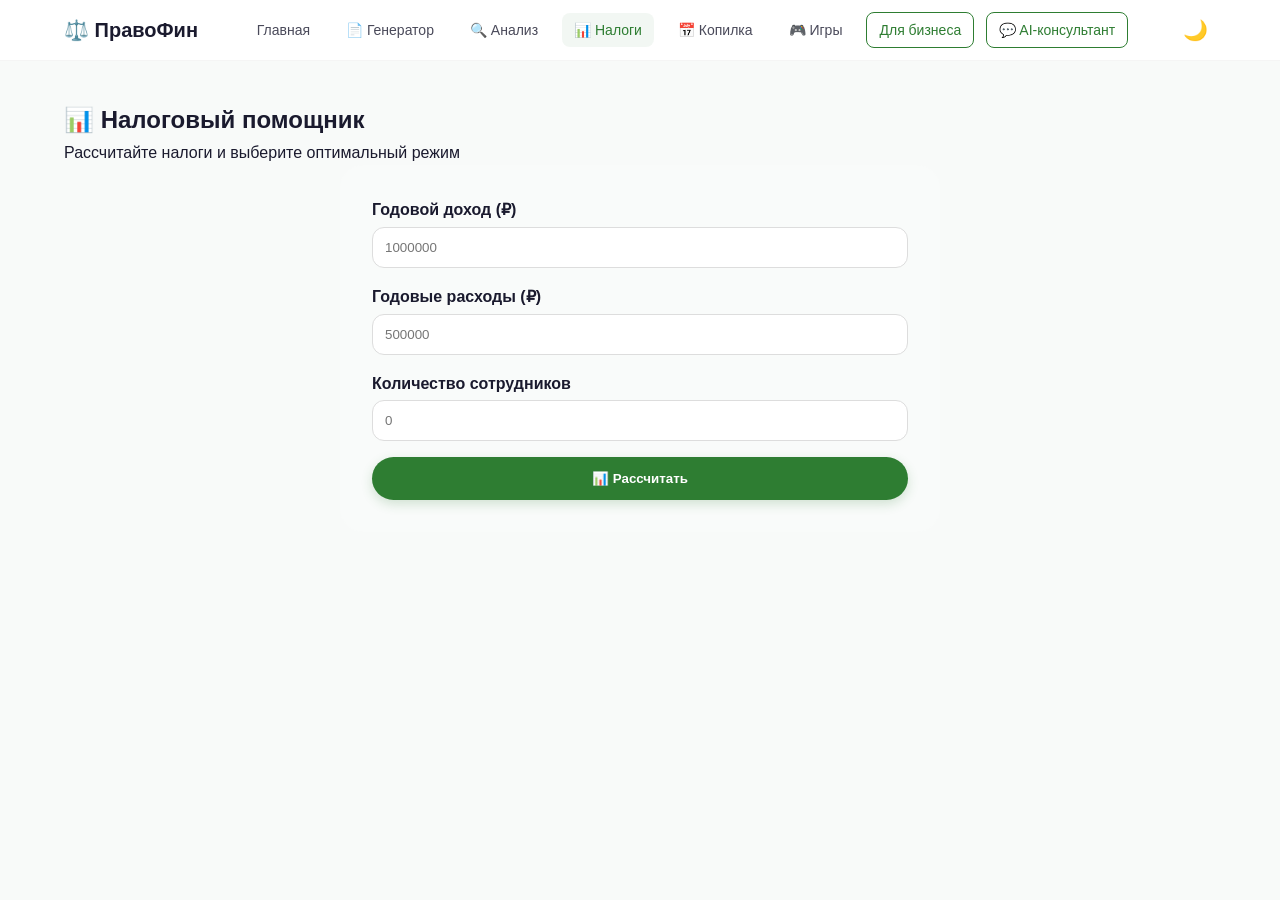
<file: tax.html>
<!DOCTYPE html>
<html lang="ru">
<head>
    <meta charset="UTF-8" />
    <meta name="viewport" content="width=device-width, initial-scale=1.0" />
    <title>Налоговый помощник — ПравоФин</title>
    <link rel="stylesheet" href="style.css" />
</head>
<body>
    <header class="header">
        <div class="container header-inner">
            <a href="index.html" class="logo">⚖️ ПравоФин</a>
            <nav class="nav">
                <a href="index.html">Главная</a>
                <a href="generator.html">📄 Генератор</a>
                <a href="analyze.html">🔍 Анализ</a>
                <a href="tax.html" class="active">📊 Налоги</a>
                <a href="habit.html">📅 Копилка</a>
                <a href="games.html">🎮 Игры</a>
                <a href="b2b.html" class="btn-outline">Для бизнеса</a>
                <a href="chat.html" class="btn-outline">💬 AI-консультант</a>
            </nav>
            <button class="theme-toggle" id="themeToggle"><span class="theme-icon">🌙</span></button>
        </div>
    </header>

    <section style="padding:40px 0 60px;">
        <div class="container">
            <h1>📊 Налоговый помощник</h1>
            <p class="subtitle">Рассчитайте налоги и выберите оптимальный режим</p>

            <div style="max-width:600px;margin:0 auto;background:#f9fbfa;padding:32px;border-radius:24px;">
                <form id="taxForm">
                    <div style="margin-bottom:16px;">
                        <label style="font-weight:600;">Годовой доход (₽)</label>
                        <input type="number" id="income" placeholder="1000000" style="width:100%;padding:12px;border-radius:12px;border:1px solid #ddd;margin-top:4px;" />
                    </div>
                    <div style="margin-bottom:16px;">
                        <label style="font-weight:600;">Годовые расходы (₽)</label>
                        <input type="number" id="expenses" placeholder="500000" style="width:100%;padding:12px;border-radius:12px;border:1px solid #ddd;margin-top:4px;" />
                    </div>
                    <div style="margin-bottom:16px;">
                        <label style="font-weight:600;">Количество сотрудников</label>
                        <input type="number" id="employees" placeholder="0" style="width:100%;padding:12px;border-radius:12px;border:1px solid #ddd;margin-top:4px;" />
                    </div>
                    <button type="submit" class="btn-primary" style="width:100%;padding:14px;">📊 Рассчитать</button>
                </form>

                <div id="result" style="margin-top:24px;display:none;">
                    <h3 style="margin-bottom:8px;">📊 Результат</h3>
                    <div id="taxContent" style="background:#fff;padding:20px;border-radius:12px;border:1px solid #ddd;white-space:pre-wrap;font-size:14px;"></div>
                </div>
            </div>
        </div>
    </section>

    <script>
        const BACKEND_URL = "https://pravofin-backend-1.onrender.com";

document.getElementById('taxForm').addEventListener('submit', async function(e) {
    e.preventDefault();
    const resultDiv = document.getElementById('result');
    const contentDiv = document.getElementById('taxContent');
    resultDiv.style.display = 'block';
    contentDiv.textContent = '⏳ Расчёт...';

    try {
        const response = await fetch(`${BACKEND_URL}/tax`, {
            method: 'POST',
            headers: { 'Content-Type': 'application/json' },
            body: JSON.stringify({
                income: parseFloat(document.getElementById('income').value) || 0,
                expenses: parseFloat(document.getElementById('expenses').value) || 0,
                employees: parseInt(document.getElementById('employees').value) || 0
            })
        });
        const data = await response.json();
        contentDiv.textContent = data.tax_advice || 'Ошибка расчёта';
    } catch {
        contentDiv.textContent = '❌ Ошибка соединения с сервером';
    }
});
            }
        });
    </script>
</body>
</html>
</file>
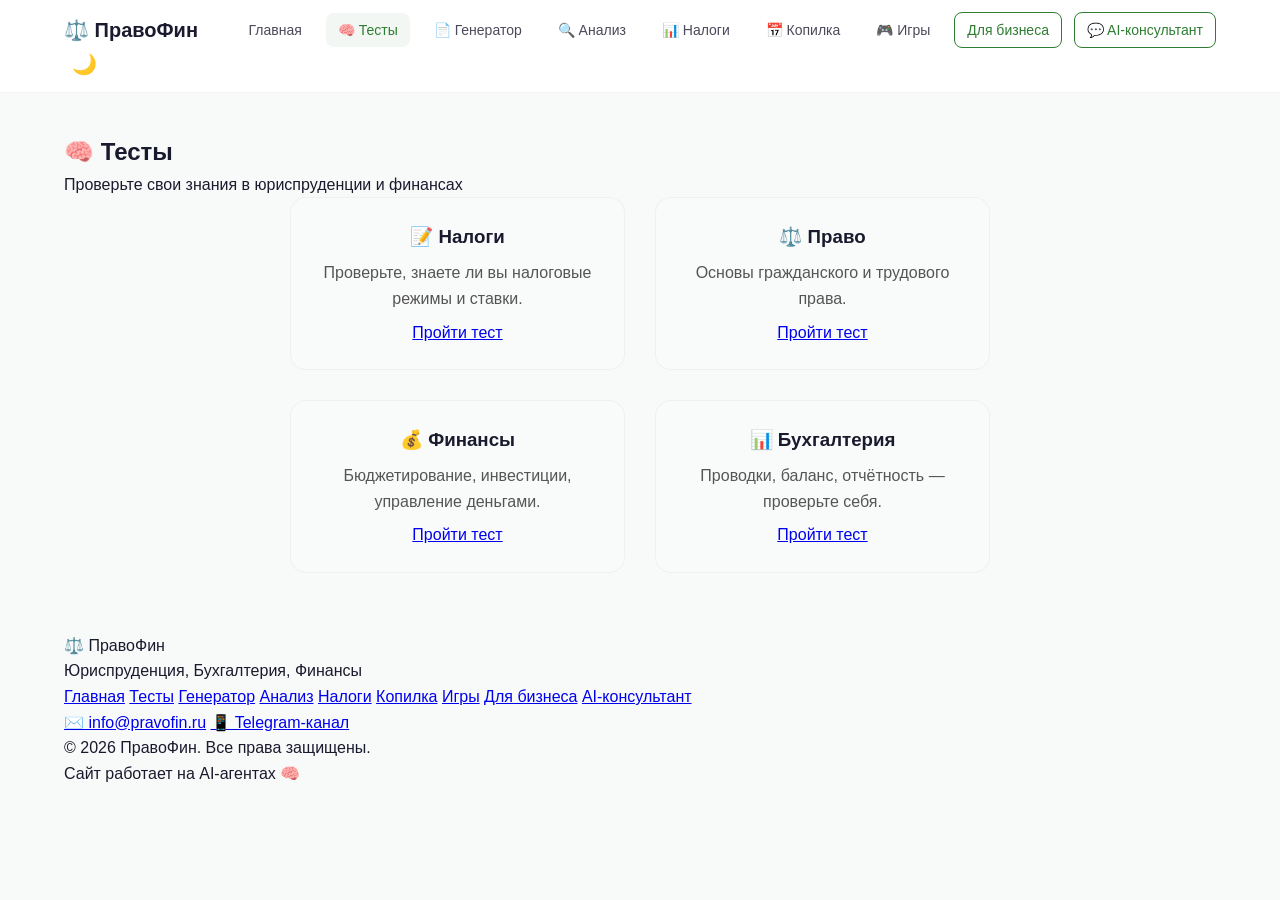
<file: tests.html>
<!DOCTYPE html>
<html lang="ru">
<head>
    <meta charset="UTF-8" />
    <meta name="viewport" content="width=device-width, initial-scale=1.0" />
    <title>Тесты — ПравоФин</title>
    <link rel="stylesheet" href="style.css" />
</head>
<body>
    <header class="header">
        <div class="container header-inner">
            <a href="index.html" class="logo">⚖️ ПравоФин</a>
            <nav class="nav">
                <a href="index.html">Главная</a>
                <a href="tests.html" class="active">🧠 Тесты</a>
                <a href="generator.html">📄 Генератор</a>
                <a href="analyze.html">🔍 Анализ</a>
                <a href="tax.html">📊 Налоги</a>
                <a href="habit.html">📅 Копилка</a>
                <a href="games.html">🎮 Игры</a>
                <a href="b2b.html" class="btn-outline">Для бизнеса</a>
                <a href="chat.html" class="btn-outline">💬 AI-консультант</a>
            </nav>
            <button class="theme-toggle" id="themeToggle"><span class="theme-icon">🌙</span></button>
        </div>
    </header>

    <section style="padding:40px 0 60px;">
        <div class="container">
            <h1>🧠 Тесты</h1>
            <p class="subtitle">Проверьте свои знания в юриспруденции и финансах</p>

            <div style="display:grid;grid-template-columns:1fr 1fr;gap:30px;max-width:700px;margin:0 auto;">
                <div style="background:#f9fbfa;padding:24px;border-radius:16px;text-align:center;border:1px solid rgba(0,0,0,0.04);">
                    <h3>📝 Налоги</h3>
                    <p style="color:#555;margin:8px 0;">Проверьте, знаете ли вы налоговые режимы и ставки.</p>
                    <a href="#" class="btn-plan" style="margin-top:8px;">Пройти тест</a>
                </div>
                <div style="background:#f9fbfa;padding:24px;border-radius:16px;text-align:center;border:1px solid rgba(0,0,0,0.04);">
                    <h3>⚖️ Право</h3>
                    <p style="color:#555;margin:8px 0;">Основы гражданского и трудового права.</p>
                    <a href="#" class="btn-plan" style="margin-top:8px;">Пройти тест</a>
                </div>
                <div style="background:#f9fbfa;padding:24px;border-radius:16px;text-align:center;border:1px solid rgba(0,0,0,0.04);">
                    <h3>💰 Финансы</h3>
                    <p style="color:#555;margin:8px 0;">Бюджетирование, инвестиции, управление деньгами.</p>
                    <a href="#" class="btn-plan" style="margin-top:8px;">Пройти тест</a>
                </div>
                <div style="background:#f9fbfa;padding:24px;border-radius:16px;text-align:center;border:1px solid rgba(0,0,0,0.04);">
                    <h3>📊 Бухгалтерия</h3>
                    <p style="color:#555;margin:8px 0;">Проводки, баланс, отчётность — проверьте себя.</p>
                    <a href="#" class="btn-plan" style="margin-top:8px;">Пройти тест</a>
                </div>
            </div>
        </div>
    </section>

    <footer class="footer">
        <div class="container footer-inner">
            <div><p class="footer-logo">⚖️ ПравоФин</p><p>Юриспруденция, Бухгалтерия, Финансы</p></div>
            <nav class="footer-nav">
                <a href="index.html">Главная</a>
                <a href="tests.html">Тесты</a>
                <a href="generator.html">Генератор</a>
                <a href="analyze.html">Анализ</a>
                <a href="tax.html">Налоги</a>
                <a href="habit.html">Копилка</a>
                <a href="games.html">Игры</a>
                <a href="b2b.html">Для бизнеса</a>
                <a href="chat.html">AI-консультант</a>
            </nav>
            <div class="footer-contacts">
                <a href="mailto:info@pravofin.ru">✉️ info@pravofin.ru</a>
                <a href="#">📱 Telegram-канал</a>
            </div>
        </div>
        <div class="container footer-bottom">
            <p>© 2026 ПравоФин. Все права защищены.</p>
            <p class="footer-ai">Сайт работает на AI-агентах 🧠</p>
        </div>
    </footer>

    <script src="script.js"></script>
</body>
</html>
</file>
<file: style.css>
/* ===== БАЗА ===== */
* {
    margin: 0;
    padding: 0;
    box-sizing: border-box;
}

body {
    font-family: 'Inter', -apple-system, BlinkMacSystemFont, sans-serif;
    background: #f8faf9;
    color: #1A1A2E;
    line-height: 1.6;
    transition: background 0.3s, color 0.3s;
}

.container {
    max-width: 1200px;
    margin: 0 auto;
    padding: 0 24px;
}

/* ===== ШАПКА (УДОБНАЯ) ===== */
.header {
    padding: 12px 0;
    background: rgba(255, 255, 255, 0.9);
    backdrop-filter: blur(12px);
    border-bottom: 1px solid rgba(0, 0, 0, 0.04);
    position: sticky;
    top: 0;
    z-index: 100;
}

.header-inner {
    display: flex;
    justify-content: space-between;
    align-items: center;
    flex-wrap: wrap;
}

.logo {
    font-size: 20px;
    font-weight: 800;
    color: #1A1A2E;
    text-decoration: none;
}

.logo span { color: #2E7D32; }

.nav {
    display: flex;
    align-items: center;
    gap: 12px;
    flex-wrap: wrap;
}

.nav a {
    color: #4A4A5A;
    text-decoration: none;
    font-size: 14px;
    font-weight: 500;
    padding: 6px 12px;
    border-radius: 8px;
    transition: 0.2s;
}

.nav a:hover,
.nav a.active {
    color: #2E7D32;
    background: rgba(46, 125, 50, 0.06);
}

.btn-outline {
    border: 1.5px solid #2E7D32;
    color: #2E7D32 !important;
    font-weight: 600;
}

.btn-outline:hover {
    background: #2E7D32;
    color: #fff !important;
}

.theme-toggle {
    background: none;
    border: none;
    font-size: 20px;
    cursor: pointer;
    padding: 4px 8px;
    border-radius: 50%;
    color: #4A4A5A;
}

.theme-toggle:hover {
    background: rgba(46, 125, 50, 0.08);
}

/* ===== КНОПКИ (ПОНЯТНЫЕ) ===== */
.btn-primary {
    background: #2E7D32;
    color: #fff;
    padding: 12px 28px;
    border-radius: 40px;
    font-weight: 600;
    border: none;
    cursor: pointer;
    transition: 0.3s;
    box-shadow: 0 4px 12px rgba(46, 125, 50, 0.2);
}

.btn-primary:hover {
    background: #1B5E20;
    transform: translateY(-2px);
    box-shadow: 0 8px 24px rgba(46, 125, 50, 0.3);
}

.btn-secondary {
    background: transparent;
    color: #1A1A2E;
    padding: 12px 28px;
    border-radius: 40px;
    font-weight: 600;
    border: 1.5px solid #E0E0E0;
    cursor: pointer;
    transition: 0.3s;
}

.btn-secondary:hover {
    border-color: #2E7D32;
    color: #2E7D32;
}

/* ===== ГЛАВНАЯ СТРАНИЦА ===== */
.hero {
    padding: 60px 0;
    background: #ffffff;
}

.hero-grid {
    display: grid;
    grid-template-columns: 1fr 1fr;
    gap: 40px;
    align-items: center;
}

.hero h1 {
    font-size: 40px;
    font-weight: 800;
    color: #1A1A2E;
}

.hero h1 .highlight { color: #2E7D32; }

.hero p {
    font-size: 18px;
    color: #4A4A5A;
    margin: 16px 0 24px;
}

/* ===== КАРТОЧКИ ===== */
.card-grid {
    display: grid;
    grid-template-columns: repeat(auto-fit, minmax(240px, 1fr));
    gap: 20px;
}

.card {
    background: #ffffff;
    border-radius: 16px;
    padding: 24px;
    border: 1px solid #EEF0EE;
    transition: 0.3s;
    text-decoration: none;
    color: inherit;
}

.card:hover {
    transform: translateY(-4px);
    box-shadow: 0 8px 24px rgba(0, 0, 0, 0.04);
    border-color: #2E7D32;
}

.card .icon { font-size: 32px; margin-bottom: 8px; }
.card h3 { font-size: 18px; font-weight: 700; margin-bottom: 4px; }
.card p { font-size: 14px; color: #4A4A5A; }

/* ===== ФОРМЫ (ГЕНЕРАТОР) ===== */
.form-container {
    max-width: 500px;
    margin: 0 auto;
    background: #ffffff;
    padding: 32px;
    border-radius: 20px;
    border: 1px solid #EEF0EE;
}

.form-group { margin-bottom: 16px; }

.form-group label {
    font-weight: 600;
    display: block;
    margin-bottom: 4px;
}

.form-group input,
.form-group select,
.form-group textarea {
    width: 100%;
    padding: 12px;
    border-radius: 12px;
    border: 1px solid #ddd;
    font-size: 16px;
    transition: 0.3s;
}

.form-group input:focus,
.form-group select:focus,
.form-group textarea:focus {
    border-color: #2E7D32;
    outline: none;
}

/* ===== ТЁМНАЯ ТЕМА ===== */
body.dark-theme {
    background: #0A0A0F;
    color: #EAEEF5;
}

body.dark-theme .header {
    background: rgba(10, 10, 15, 0.95);
    border-bottom: 1px solid rgba(255, 255, 255, 0.04);
}

body.dark-theme .logo { color: #fff; }
body.dark-theme .nav a { color: #B0B8C5; }
body.dark-theme .nav a:hover,
body.dark-theme .nav a.active { color: #66BB6A; }
body.dark-theme .btn-outline { border-color: #66BB6A; color: #66BB6A !important; }
body.dark-theme .btn-outline:hover { background: #66BB6A; color: #fff !important; }
body.dark-theme .hero { background: #0A0A0F; }
body.dark-theme .hero h1 { color: #fff; }
body.dark-theme .hero p { color: #B0B8C5; }
body.dark-theme .card { background: rgba(255, 255, 255, 0.02); border-color: rgba(255, 255, 255, 0.04); }
body.dark-theme .card p { color: #B0B8C5; }
body.dark-theme .form-container { background: rgba(255, 255, 255, 0.02); border-color: rgba(255, 255, 255, 0.04); }
body.dark-theme .form-group input,
body.dark-theme .form-group select,
body.dark-theme .form-group textarea {
    background: rgba(255, 255, 255, 0.04);
    border-color: rgba(255, 255, 255, 0.06);
    color: #fff;
}
</file>
